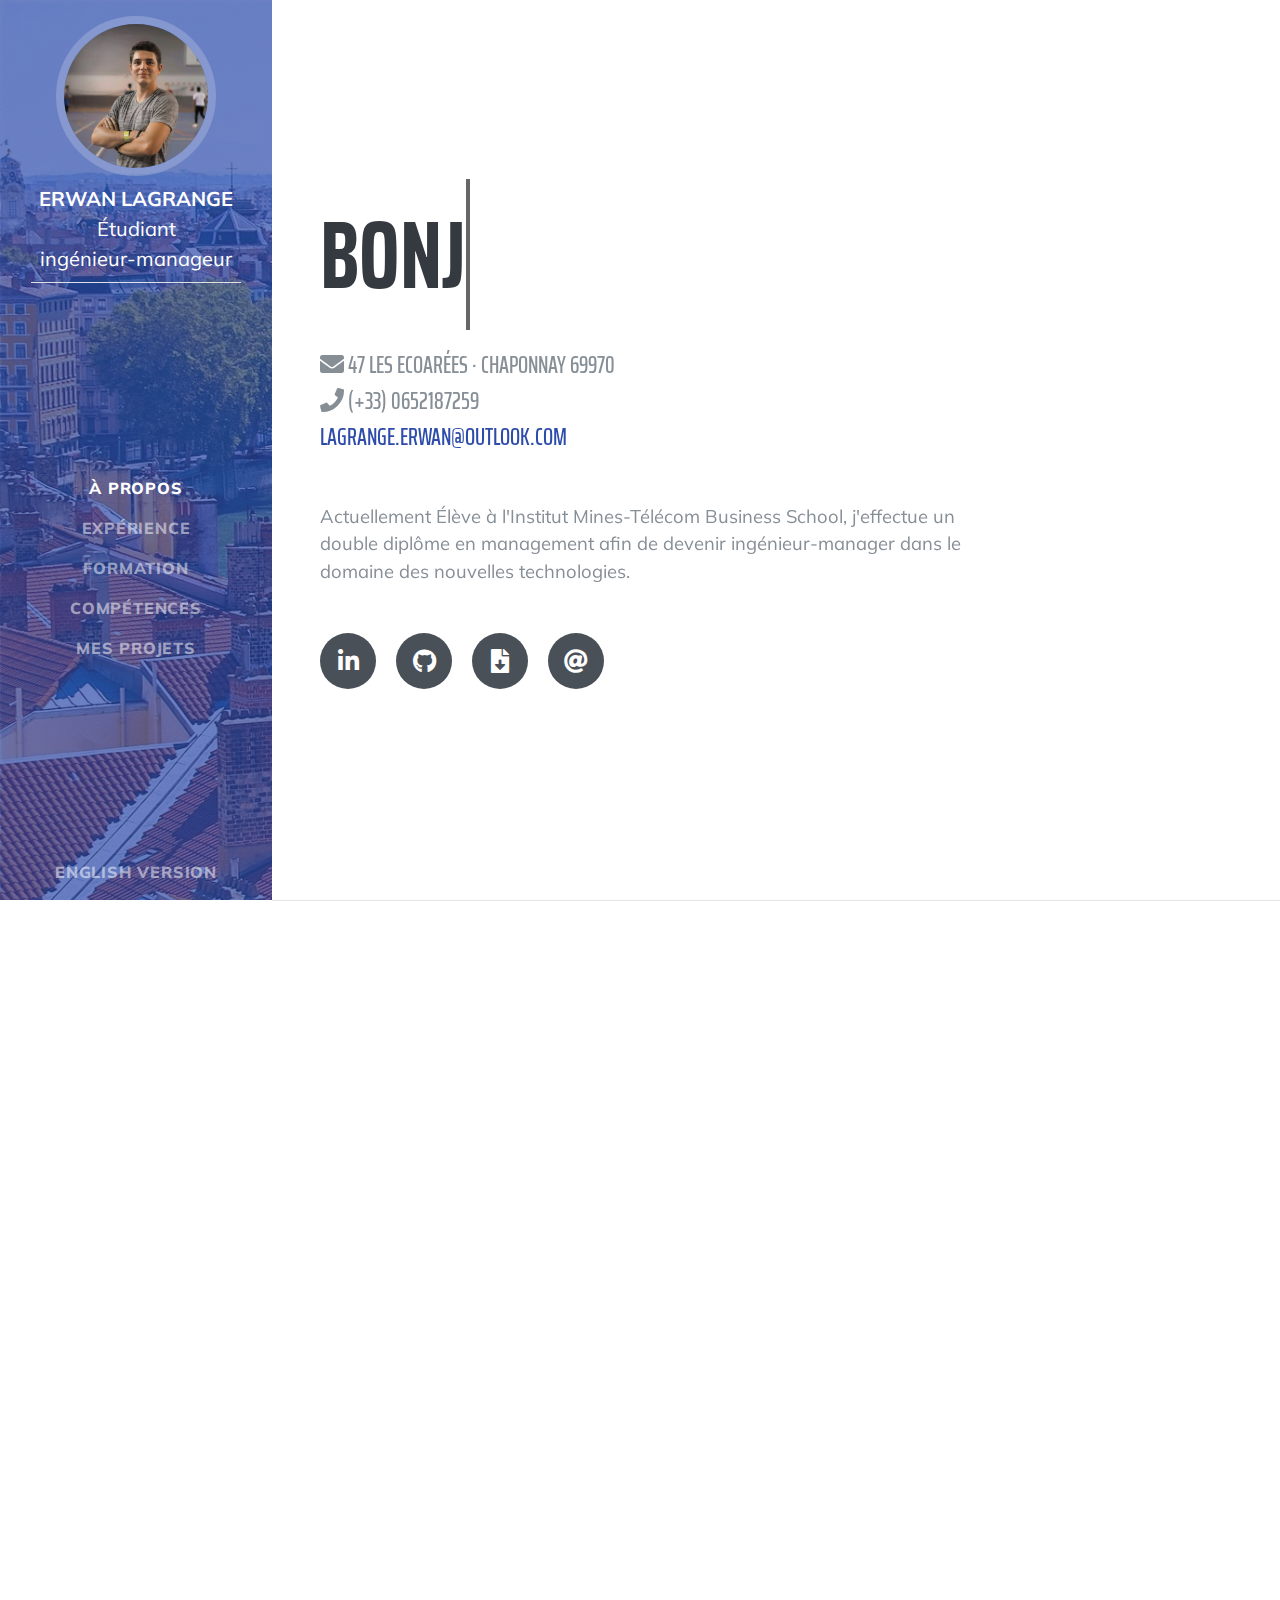
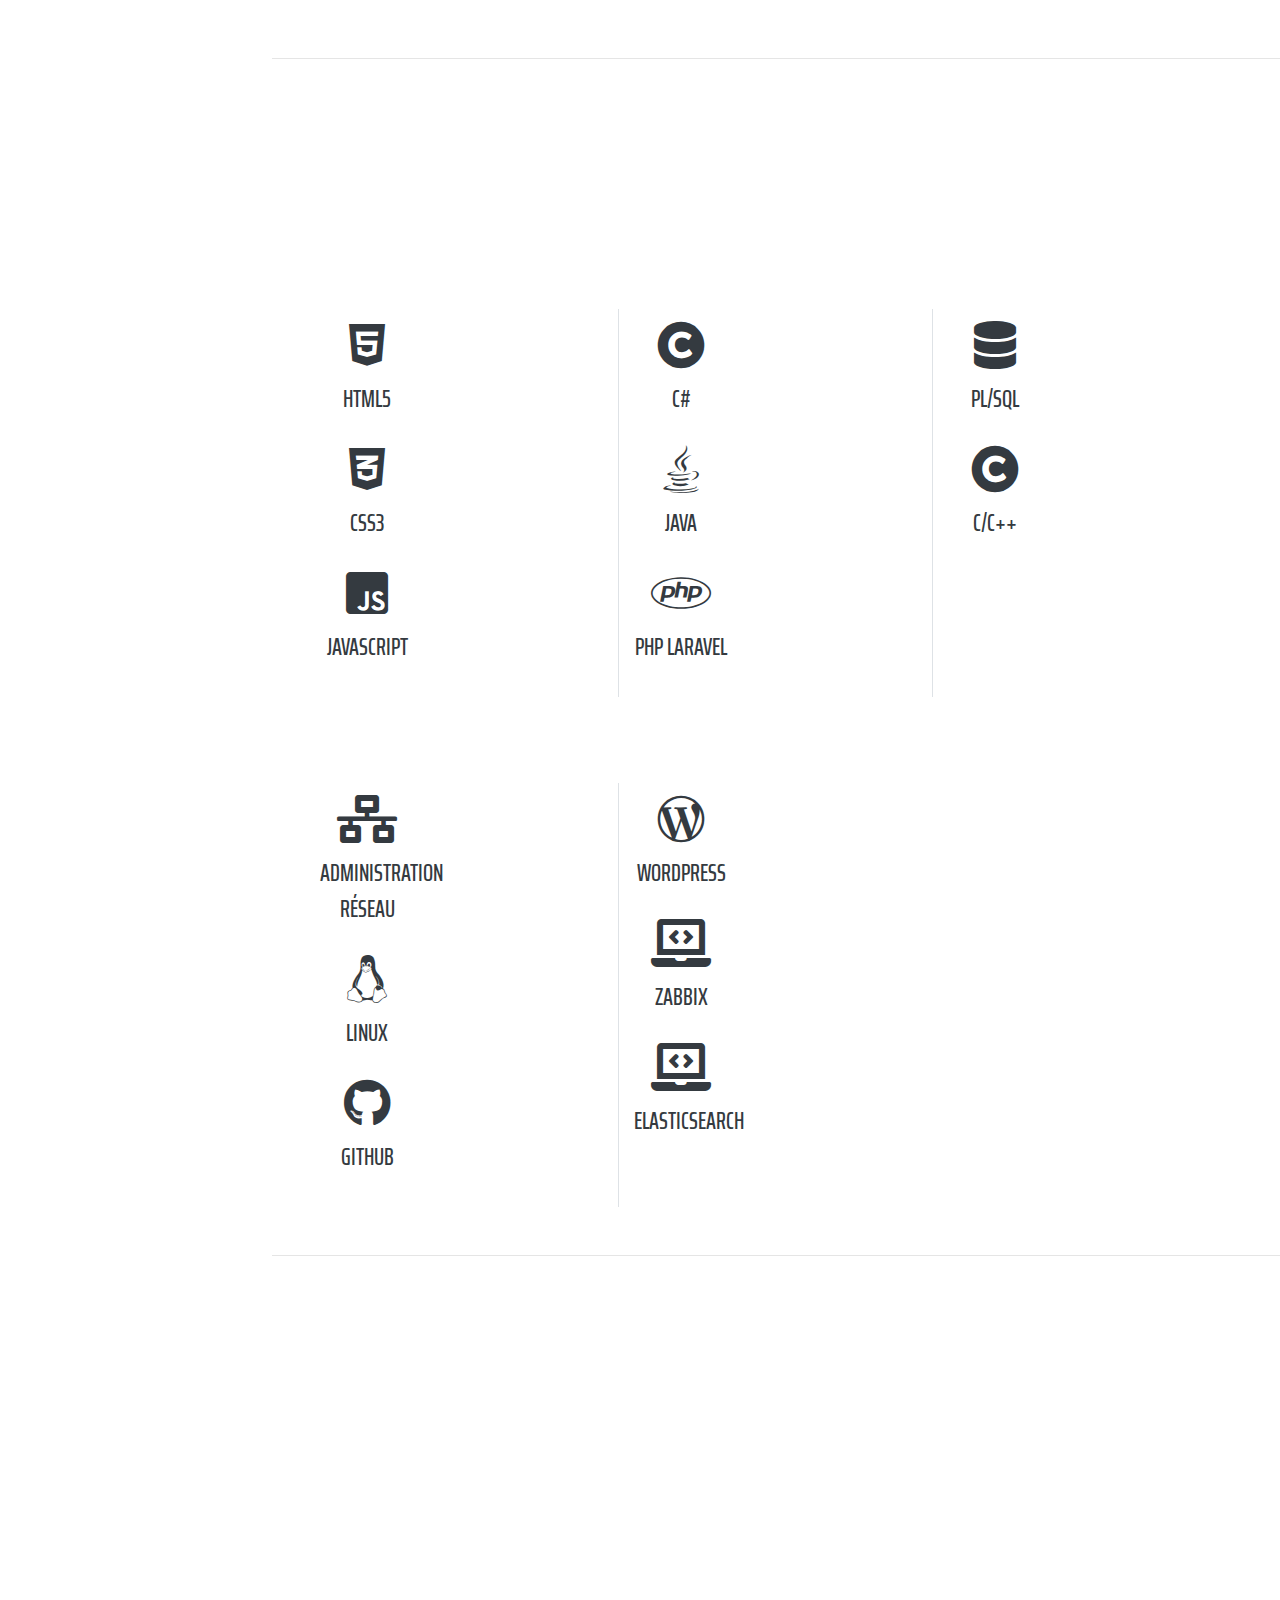
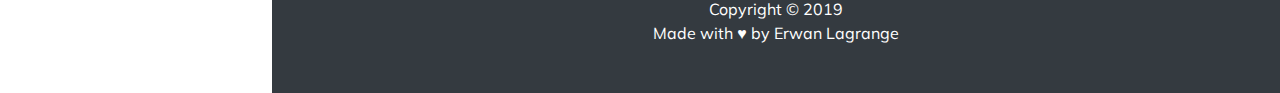
<file: index.html>
<!DOCTYPE html>
<html lang="fr" prefix="og: http://ogp.me/ns#">

<head>

  <meta charset="utf-8">
  <meta name="viewport" content="width=device-width, initial-scale=1, shrink-to-fit=no">
  <meta name="description" content="Bienvenue sur le portfolio de Erwan Lagrange, ici vous pourrez trouver mon CV ainsi que mes projets. Ce site est fait par Erwan Lagrange. ">
  <meta name="keywords" content="erwan lagrange, erwanlagrange, portfolio ">
  <meta name="author" content="Erwan Lagrange">

  <!-- miniature et description -->
  <meta property="og:title" content="Protfolio Erwan Lagrange" />
  <meta property="og:type" content="website" />
  <meta property="og:url" content="https://erwanlagrange.github.io" />
  <meta property="og:description" content="Pour en savoir plus sur mes projets et moi." />
  <meta property="og:image" content="https://erwanlagrange.github.io/img/miniature.png" />
  <meta property="og:image:width" content="933" />
  <meta property="og:image:height" content="512" />
  <meta property="og:locale" content="fr_FR" />

  <!-- Global site tag (gtag.js) - Google Analytics -->
  <script async src="https://www.googletagmanager.com/gtag/js?id=UA-120793986-2"></script>
  <script>
    window.dataLayer = window.dataLayer || [];
    function gtag(){dataLayer.push(arguments);}
    gtag('js', new Date());

    gtag('config', 'UA-120793986-2');
  </script>



  <title>CV - Erwan Lagrange</title>

  <!-- Bootstrap core CSS -->
  <link href="vendor/bootstrap/css/bootstrap.min.css" rel="stylesheet">

  <!-- Custom fonts for this template -->
  <link href="https://fonts.googleapis.com/css?family=Saira+Extra+Condensed:500,700" rel="stylesheet">
  <link href="https://fonts.googleapis.com/css?family=Muli:400,400i,800,800i" rel="stylesheet">
  <link href="vendor/fontawesome-free/css/all.min.css" rel="stylesheet">
  <link href="https://unpkg.com/aos@2.3.1/dist/aos.css" rel="stylesheet">

  <!-- Custom styles for this template -->
  <link href="css/resume.css" rel="stylesheet">

</head>

<body id="page-top">

  <nav class="navbar navbar-expand-lg navbar-dark bg-primary fixed-top nav-size" id="sideNav">
    <a class="navbar-brand js-scroll-trigger border-bottom" href="#page-top">
      <span class="d-none d-lg-block">
        <img class="img-fluid img-profile rounded-circle mx-auto mb-2" src="img/profile.jpg" alt="Erwan Lagrange">
        <p class="mb-lg-0"> <strong> ERWAN LAGRANGE </strong></p>
        <p class="mb-lg-0 "> Étudiant <br> ingénieur-manageur</p>
      </span>
      
    </a>
    <button class="navbar-toggler first-button" type="button" data-toggle="collapse" data-target="#navbarSupportedContent" aria-controls="navbarSupportedContent" aria-expanded="false" aria-label="Toggle navigation">
      <div class="animated-icon1"><span></span><span></span><span></span></div>
    </button>

    <div class="collapse navbar-collapse" id="navbarSupportedContent">
      <ul class="navbar-nav">
        <li class="nav-item">
          <a class="nav-link js-scroll-trigger" href="#about">à propos</a>
        </li>
        <li class="nav-item">
          <a class="nav-link js-scroll-trigger" href="#experience">Expérience</a>
        </li>
        <li class="nav-item">
          <a class="nav-link js-scroll-trigger" href="#education">Formation</a>
        </li>
        <li class="nav-item">
          <a class="nav-link js-scroll-trigger" href="#skills">Compétences</a>
        </li>
        <li class="nav-item">
          <a class="nav-link js-scroll-trigger" href="#interests">Mes Projets</a>
        </li>
      </ul>
    </div>
    <ul class="navbar-nav justify-content-end d-none d-lg-block d-xl-block">
      <li class="nav-item">
          <a class="nav-link js-scroll-trigger" href="./index_en.html">English Version</a>
      </li>
    </ul>
        
  </nav>

  <div class="container-fluid p-0">

    <section class="resume-section p-3 p-lg-5 d-flex align-items-center" id="about">
      <div class="w-100">

        <h1 class="mb-5">
          <span
            class="txt-rotate"
            data-period="1000"
            data-rotate='[ "Bonjour", "Je suis Erwan Lagrange", "Je suis étudiant ingénieur-manager" ]'>
          </span>
        </h1>

         <div class="subheading mb-5">
          <div data-aos="fade-up" data-aos-delay="1350"> <i class="fas fa-envelope"></i> 47 les ecoarées · CHAPONNAY 69970 </div>
          <div data-aos="fade-up" data-aos-delay="1400"><i class="fas fa-phone"></i> (+33) 0652187259 </div>
          <div data-aos="fade-up" data-aos-delay="1450"><a href="mailto:lagrange.erwan@outlook.com">lagrange.erwan@outlook.com</a></div>
        </div>
        <p class="lead mb-5" data-aos="fade-up" data-aos-delay="1350" > Actuellement Élève à l'Institut Mines-Télécom Business School, j'effectue un double diplôme en management afin de devenir ingénieur-manager dans le domaine des nouvelles technologies.</p>
        <div class="social-icons">
          <a href="https://www.linkedin.com/in/erwan-lagrange/" data-aos="fade-up" data-aos-delay="1550">
            <i class="fab fa-linkedin-in" ></i>
          </a>
          <a href="https://github.com/erwanlagrange" data-aos="fade-up" data-aos-delay="1650">
            <i class="fab fa-github" ></i>
          </a>
          <a href="/files/moncv.pdf" download data-aos="fade-up" data-aos-delay="1750">
            <i class="fas fa-file-download" ></i>
          </a>
          <a href="mailto:lagrange.erwan@outlook.com" data-aos="fade-up" data-aos-delay="1850">
            <i class="fas fa-at"></i>
          </a>
        </div> 
      </div>
    </section>

    <hr class="m-0">

    <section class="resume-section p-3 p-lg-5 d-flex justify-content-center " id="experience">

      <div class="w-100">
        <h2 class="mb-5" data-aos="fade-left">Expérience professionnelle</h2>

        
        <div class="resume-item d-flex flex-column flex-md-row justify-content-between mb-5">

          <div class="resume-date text-md-left col-md-2" data-aos="fade-left" data-aos-delay="100">
            <span class="text-primary">Juin 2019 - Août 2019</span><br>
            <img class="mx-auto img-ent" src="img/witron.png" alt="witron">
          </div>

          <div class="timeline col-md-1 pl-0  d-none d-sm-block" data-aos="zoom-in" data-aos-delay="50">
            <div class="point"></div>
          </div>

          <div class="resume-content col-md-7" data-aos="fade-left" data-aos-delay="100">
            <h3 class="mb-0 ">Développeur logiciels</h3>
            <div class="subheading mb-3">WITRON Group, Parkstein (Allemagne)</div>
   
            <ul>
              <li> Développement d'une application en PL/SQL </li>
              <li> Web service en ASP.NET et ODP.NET </li>
              <li> Conception d'une UI en WPF </li>
            </ul>
            <div>
               <a href="https://www.oracle.com/database/technologies/appdev/plsql.html" class="technologies" data-aos="fade-left" data-aos-delay="100"> PL/SQL </a>
               <a href="https://docs.microsoft.com/en-us/dotnet/csharp/" class="technologies" data-aos="fade-left" data-aos-delay="100"> C# </a>
               <a href="https://docs.microsoft.com/en-us/dotnet/framework/wpf/" class="technologies" data-aos="fade-left" data-aos-delay="100"> WPF </a>
            </div>
          </div>
          
        </div>
        <div class="resume-item d-flex flex-column flex-md-row justify-content-between mb-5" >

          <div class="resume-date text-md-left col-md-3" data-aos="fade-left" data-aos-delay="50">
            <span class="text-primary">Juin 2018 - Juillet 2018</span><br>
            <img class="mx-auto img-ent" src="img/esabora.png" alt="esabora">
          </div>

          <div class="timeline col-md-1 pl-0  d-none d-sm-block" data-aos="zoom-in">
            <div class="point"></div>
          </div>

          <div class="resume-content col-md-7" data-aos="fade-left" data-aos-delay="50">
            <h3 class="mb-0">Développeur informatique</h3>
            <div class="subheading mb-3">ESABORA SAS, Saint-Étienne (France)</div>
            <ul>
              <li> Amélioration fonctionnelle d’application et de Framework en C#  </li>
              <li> Développement d'interfaces utilisateurs en XAML </li>
              <li> Développement d'un web service et de programmes de test en C# </li>
            </ul>
            <div>
               <a href="https://docs.microsoft.com/en-us/dotnet/csharp/" class="technologies" data-aos="fade-left" data-aos-delay="50"> C# </a>
               <a href="https://docs.microsoft.com/en-us/dotnet/framework/wpf/advanced/xaml-overview-wpf" class="technologies" data-aos="fade-left" data-aos-delay="50"> XAML </a>
               <a href="https://www.oracle.com/database/" class="technologies" data-aos="fade-left" data-aos-delay="50"> Oracle DB </a>
            </div>
          </div>
          
        </div>

        <div class="resume-item d-flex flex-column flex-md-row justify-content-between mb-5">

          <div class="resume-date text-md-left col-md-3" data-aos="fade-left">
            <span class="text-primary">Janvier 2018 - Février 2018</span><br>
            <img class="mx-auto img-ent" src="img/asis.png" alt="asis">
          </div>

          <div class="timeline col-md-1 pl-0  d-none d-sm-block" data-aos="zoom-in">
            <div class="point"></div>
          </div>

          <div class="resume-content col-md-7" data-aos="fade-left">
            <h3 class="mb-0">Technicien réseau informatique</h3>
            <div class="subheading mb-3">A-SIS, Saint-Étienne (France)</div>
            <ul>
              <li> Mise en place de logiciels d’analyse de log Elasticsearch </li>
              <li> Gestion de machines Virtuelles linux </li>
              <li> Implémentation du principe de 'cluster' </li>
              <li> Configurations et déploiement des logiciels Elastic, Logstash et Kibana </li>
            </ul>
            <div>
               <a href="https://www.elastic.co/" class="technologies" data-aos="fade-left"> ElasticSearch </a>
               <a href="https://www.linux.org/" class="technologies" data-aos="fade-left"> Linux </a>
            </div>
          </div>
          
        </div>

        <div class="resume-item d-flex flex-column flex-md-row justify-content-between mb-5">
          <div class="resume-date text-md-left col-md-3" data-aos="fade-left">
            <span class="text-primary">Avril 2017 - Juin 2017</span><br>
            <img class="mx-auto img-ent" src="img/spie.png" alt="spie">
          </div>

          <div class="timeline col-md-1 pl-0  d-none d-sm-block" data-aos="zoom-in">
            <div class="point"></div>
          </div>

          <div class="resume-content col-md-7" data-aos="fade-left">
            <h3 class="mb-0">Technicien réseau informatique</h3>
            <div class="subheading mb-3">SPIE Sud-Est, Feyzin (France)</div>
            <ul>
              <li> Mise en place du logiciel de supervision Zabbix </li>
              <li> Gestion de machines Virtuelles linux </li>
              <li> Supervision matérielle de plus de 200 équipements de circulation routière </li>
              <li> Supervision matérielle de plusieurs armoires réseaux </li>
            </ul>
            <div>
               <a href="https://www.zabbix.com/" class="technologies" data-aos="fade-left"> Zabbix </a>
               <a href="https://www.linux.org/" class="technologies" data-aos="fade-left"> Linux </a>
            </div>
          </div>
        </div>

      </div>

    </section>

    <section class="resume-section p-3 p-lg-5 d-flex justify-content-center" id="experience" style="padding-top :0px ! important;">
      <div class="w-100">
        <h2 class="mb-5" data-aos="fade-left" >Expérience associative</h2>
        <div class="resume-item d-flex flex-column flex-md-row justify-content-between mb-5">
          <div class="resume-date text-md-left col-md-3" data-aos="fade-left" data-aos-delay="100">
            <span class="text-primary">Mai 2018 – Mai 2019</span><br>
            <img class="mx-auto img-asso" src="img/fatse.png" alt="FATSE">
          </div>

          <div class="timeline col-md-1 pl-0 d-none d-sm-block " data-aos="zoom-in" data-aos-delay="50">
            <div class="point"></div>
          </div>

          <div class="resume-content col-md-7" data-aos="fade-left" data-aos-delay="100">
            <h3 class="mb-0">Président</h3>
            <div class="subheading mb-3">FATSE, Fédération des Associations de Télécom Saint-Étienne</div>
            <p></p>
            <ul>
              <li> Management d'une équipe de 8 personnes </li>
              <li> Gestion et attribution des budgets des différentes associations de Télécom à hauteur de 50000€ </li>
              <li> Premier représentant étudiants au niveau de l'administration de l'école  </li>
              <li> Animation des Assemblées Générales et des Conseils d'Administrations pour plus de 300 adhérents </li>
            </ul>
            <div>
               <a href="#" class="technologies" data-aos="fade-left" data-aos-delay="100"> Management </a>
               <a href="#" class="technologies" data-aos="fade-left" data-aos-delay="100"> Esprit d'équipe </a>
               <a href="#" class="technologies" data-aos="fade-left" data-aos-delay="100"> Représentation étudiante </a>
            </div>
          </div>
        </div>
        <div class="resume-item d-flex flex-column flex-md-row justify-content-between mb-5">

          <div class="resume-date text-md-left col-md-3" data-aos="fade-left" data-aos-delay="50">
            <span class="text-primary">Mai 2018 – Mai 2019</span><br>
            <img class="mx-auto img-asso" src="img/bds.png" alt="bds">
          </div>

          <div class="timeline col-md-1 pl-0 d-none d-sm-block" data-aos="zoom-in">
            <div class="point"></div>
          </div>

          <div class="resume-content col-md-7" data-aos="fade-left" data-aos-delay="50">
            <h3 class="mb-0">Responsable partenariats</h3>
            <div class="subheading mb-3">BDS, Bureau Des Sports de Télécom Saint-Étienne</div>
            <p>Responsable partenariats au Bureau des Sports de Télécom Saint-Étienne</p>
          </div>
        </div>
      </div>
    </section>

    <hr class="m-0">

    <section class="resume-section p-3 p-lg-5 d-flex align-items-center" id="education">
      <div class="w-100">
        <h2 class="mb-5" data-aos="fade-left">Formation</h2>
        
        <div class="resume-item d-flex flex-column flex-md-row justify-content-between mb-5">
          <div class="resume-date text-md-left col-md-3"  data-aos="fade-left" data-aos-delay="100">
            <span class="text-primary">2019 – 2021</span><br>
            <img class="mx-auto img-ent" src="img/imtbs.png" alt="imtbs">
          </div>

          <div class="timeline col-md-1 pl-0  d-none d-sm-block" data-aos="zoom-in" data-aos-delay="50">
            <div class="point"></div>
          </div>

          <div class="resume-content col-md-7"  data-aos="fade-left" data-aos-delay="100">
            <h3 class="mb-0">Institut Mines-Télécom Business School</h3>
            <div class="subheading mb-3">Master en commerce et management</div>
            <div>Double diplôme Ingénieur/Manager. Tous mes cours ont été effectués en anglais dans la section "English track".</div>
          </div>
        </div>

        <div class="resume-item d-flex flex-column flex-md-row justify-content-between mb-5">
          <div class="resume-date text-md-left col-md-3"  data-aos="fade-left" data-aos-delay="100">
            <span class="text-primary">2017 – 2021</span><br>
            <img class="mx-auto img-ent" src="img/tse.png" alt="tse">
          </div>

          <div class="timeline col-md-1 pl-0  d-none d-sm-block" data-aos="zoom-in" data-aos-delay="50">
            <div class="point"></div>
          </div>

          <div class="resume-content col-md-7"  data-aos="fade-left" data-aos-delay="100">
            <h3 class="mb-0">Télécom Saint-Etienne</h3>
            <div class="subheading mb-3">Diplôme d'ingénieur</div>
            <div>Trois ans de cycle ingénieur avec spécialisation dans les domaines du développement informatique et des réseaux.</div>
          </div>
        </div>

        <div class="resume-item d-flex flex-column flex-md-row justify-content-between mb-5">
          <div class="resume-date text-md-left col-md-3"  data-aos="fade-left" data-aos-delay="100">
            <span class="text-primary">2020 – 2020</span><br>
            <img class="mx-auto img-ent" src="img/vt.jpg" alt="tse">
          </div>

          <div class="timeline col-md-1 pl-0  d-none d-sm-block" data-aos="zoom-in" data-aos-delay="50">
            <div class="point"></div>
          </div>

          <div class="resume-content col-md-7"  data-aos="fade-left" data-aos-delay="100">
            <h3 class="mb-0">Virginia Tech - Pamplin College of Business</h3>
            <div class="subheading mb-3">Master management </div>
            <div>Semestre à l'international dans le cadre de mon double diplôme ingénieur-manager.</div>
          </div>
        </div>

        <div class="resume-item d-flex flex-column flex-md-row justify-content-between mb-5">
          <div class="resume-date text-md-left col-md-3"  data-aos="fade-left">
            <span class="text-primary">2019 - 2019</span><br>
            <img class="mx-auto img-ent" src="img/univ.jpg" alt="Université">
          </div>

          <div class="timeline col-md-1 pl-0  d-none d-sm-block" data-aos="zoom-in">
            <div class="point"></div>
          </div>

          <div class="resume-content col-md-7"  data-aos="fade-left">
            <h3 class="mb-0">Université Jean Monnet Saint-Etienne</h3>
            <div class="subheading mb-3">Diplome Universitaire Innov’IT</div>
            <p>Réalisation d'un Business plan autour du sujet : "Les Selfies chez les professionnels"</p> </br>
            <p>En tant que Chef de projet j'ai participé à la conception de :</p>
            <ul>
              <li> Veille concurrentielle et technologique </li>
              <li> Matrice SWOT </li>
              <li> Value proposition canvas / business model canvas </li>
              <li> Analyse de PORTER </li>
            </ul>
          </div>
        </div>

        <div class="resume-item d-flex flex-column flex-md-row justify-content-between mb-5">
          <div class="resume-date text-md-left col-md-3" data-aos="fade-left">
            <span class="text-primary">2015 - 2017</span><br>
            <img class="mx-auto img-asso" src="img/iut.png" alt="iut">
          </div>

          <div class="timeline col-md-1 pl-0  d-none d-sm-block" data-aos="zoom-in">
            <div class="point"></div>
          </div>

          <div class="resume-content col-md-7" data-aos="fade-left">
            <h3 class="mb-0">IUT de Saint Etienne</h3>
            <div class="subheading mb-3">DUT GEII</div>
            <p>DUT Génie Électrique et Informatique Industriel effectué en simultané avec la classe préparatoire de Télécom Saint-Étienne.</p>
          </div>
        </div>
        <div class="resume-item d-flex flex-column flex-md-row justify-content-between mb-5"> 
          <div class="resume-date text-md-left col-md-3" data-aos="fade-left">
            <span class="text-primary">2015 – 2017</span><br>
            <img class="mx-auto img-ent" src="img/tse.png" alt="tse">
          </div>
          <div class="timeline col-md-1 pl-0  d-none d-sm-block" data-aos="zoom-in">
            <div class="point"></div>
          </div>
          <div class="resume-content col-md-7" data-aos="fade-left">
            <h3 class="mb-0">Télécom Saint-Etienne</h3>
            <div class="subheading mb-3">DU CITISE</div>
            <p>Deux ans de classe préparatoire intégrée à l'école Télécom Saint-Etienne.</p>
          </div>
        </div>

      </div>
    </section>

    <hr class="m-0">


    <section class="resume-section p-3 p-lg-5 d-flex align-items-center" id="skills">
      <div class="w-100">
        <h2 class="mb-5" data-aos="zoom-in">Compétences</h2>

        <div class="resume-item d-flex flex-column flex-md-row justify-content-between mb-5">
          <div class="resume-content">
            <h3 class="mb-0" data-aos="zoom-in" >Langages de programmations</h3>
          </div>
        </div>

        <div class="row competences">
          <div class="col-lg-4 border-right">
            <ul class="list-inline dev-icons">
              <li class="list-inline-item text-center row  mr-0" >
                <div class="list-inline-item col-md-5">
                  <i class="fab fa-html5"> </i>
                  <p class="subheading" >HTML5</p>
                </div>
                <div class="list-inline-item competencesqualite col-md-5 mt-4">
                  <i class="fas fa-circle" data-aos="zoom-in" data-aos-delay="50"></i>
                  <i class="fas fa-circle" data-aos="zoom-in" data-aos-delay="100" ></i>
                  <i class="fas fa-circle" data-aos="zoom-in" data-aos-delay="150"></i>
                  <i class="fas fa-circle" data-aos="zoom-in" data-aos-delay="200"></i>
                  <i class="fas fa-circle" data-aos="zoom-in" data-aos-delay="300"></i>
                </div>
              </li>

              <li class="list-inline-item text-center row  mr-0" >
                <div class="list-inline-item col-md-5">
                  <i class="fab fa-css3-alt"> </i>
                  <p class="subheading">CSS3</p>
                </div>
                <div class="competencesqualite list-inline-item col-md-5 mt-4">
                  <i class="fas fa-circle" data-aos="zoom-in" data-aos-delay="50"></i>
                  <i class="fas fa-circle" data-aos="zoom-in" data-aos-delay="100" ></i>
                  <i class="fas fa-circle" data-aos="zoom-in" data-aos-delay="150"></i>
                  <i class="fas fa-circle" data-aos="zoom-in" data-aos-delay="200"></i>
                  <i class="far fa-circle" data-aos="zoom-in" data-aos-delay="300"></i>
                </div>
              </li>

              <li class="list-inline-item text-center row  mr-0" >
                <div class="list-inline-item col-md-5">
                  <i class="fab fa-js-square"> </i>
                  <p class="subheading">JavaScript </p>
                </div>
                <div class="competencesqualite list-inline-item col-md-5 mt-4">
                  <i class="fas fa-circle" data-aos="zoom-in" data-aos-delay="50"></i>
                  <i class="fas fa-circle" data-aos="zoom-in" data-aos-delay="100" ></i>
                  <i class="fas fa-circle" data-aos="zoom-in" data-aos-delay="150"></i>
                  <i class="far fa-circle" data-aos="zoom-in" data-aos-delay="200"></i>
                  <i class="far fa-circle" data-aos="zoom-in" data-aos-delay="300"></i>
                </div>
              </li>
            </ul>
          </div>

          <div class="col-lg-4 border-right">
            <ul class="list-inline dev-icons">
              <li class="list-inline-item text-center row  mr-0" >
                <div class="list-inline-item col-md-5">
                  <i class="fas fa-copyright"> </i>
                  <p class="subheading" >C#</p>
                </div>
                <div class="competencesqualite list-inline-item col-md-5 mt-4">
                  <i class="fas fa-circle" data-aos="zoom-in" data-aos-delay="50"></i>
                  <i class="fas fa-circle" data-aos="zoom-in" data-aos-delay="100" ></i>
                  <i class="fas fa-circle" data-aos="zoom-in" data-aos-delay="150"></i>
                  <i class="fas fa-circle" data-aos="zoom-in" data-aos-delay="200"></i>
                  <i class="far fa-circle" data-aos="zoom-in" data-aos-delay="300"></i>
                </div>
              </li>

              <li class="list-inline-item text-center row  mr-0" >
                <div class="list-inline-item col-md-5">
                  <i class="fab fa-java"> </i>
                  <p class="subheading">Java</p>
                </div>
                <div class="competencesqualite list-inline-item col-md-5 mt-4">
                  <i class="fas fa-circle" data-aos="zoom-in" data-aos-delay="50"></i>
                  <i class="fas fa-circle" data-aos="zoom-in" data-aos-delay="100" ></i>
                  <i class="fas fa-circle" data-aos="zoom-in" data-aos-delay="150"></i>
                  <i class="fas fa-circle" data-aos="zoom-in" data-aos-delay="200"></i>
                  <i class="far fa-circle" data-aos="zoom-in" data-aos-delay="300"></i>
                </div>
              </li>

              <li class="list-inline-item text-center row mr-0" >
                <div class="list-inline-item col-md-5">
                  <i class="fab fa-php"> </i>
                  <p class="subheading">PHP Laravel </p>
                </div>
                <div class="competencesqualite list-inline-item col-md-5 mt-4">
                  <i class="fas fa-circle" data-aos="zoom-in" data-aos-delay="50"></i>
                  <i class="fas fa-circle" data-aos="zoom-in" data-aos-delay="100" ></i>
                  <i class="fas fa-circle" data-aos="zoom-in" data-aos-delay="150"></i>
                  <i class="far fa-circle" data-aos="zoom-in" data-aos-delay="200"></i>
                  <i class="far fa-circle" data-aos="zoom-in" data-aos-delay="300"></i>
                </div>
              </li>
            </ul>
          </div>

          <div class="col-lg-4">
            <ul class="list-inline dev-icons">
              <li class="list-inline-item text-center row mr-0" >
                <div class="list-inline-item col-md-5">
                  <i class="fas fa-database"> </i>
                  <p class="subheading" >PL/SQL</p>
                </div>
                <div class="competencesqualite list-inline-item col-md-5 mt-4">
                  <i class="fas fa-circle" data-aos="zoom-in" data-aos-delay="50"></i>
                  <i class="fas fa-circle" data-aos="zoom-in" data-aos-delay="100" ></i>
                  <i class="fas fa-circle" data-aos="zoom-in" data-aos-delay="150"></i>
                  <i class="fas fa-circle" data-aos="zoom-in" data-aos-delay="200"></i>
                  <i class="far fa-circle" data-aos="zoom-in" data-aos-delay="300"></i>
                </div>
              </li>

              <li class="list-inline-item text-center row mr-0" >
                <div class="list-inline-item col-md-5">
                  <i class="fas fa-copyright"> </i>
                  <p class="subheading">C/C++</p>
                </div>
                <div class="competencesqualite list-inline-item col-md-5 mt-4">
                  <i class="fas fa-circle" data-aos="zoom-in" data-aos-delay="50"></i>
                  <i class="fas fa-circle" data-aos="zoom-in" data-aos-delay="100" ></i>
                  <i class="fas fa-circle" data-aos="zoom-in" data-aos-delay="150"></i>
                  <i class="fas fa-circle" data-aos="zoom-in" data-aos-delay="200"></i>
                  <i class="far fa-circle" data-aos="zoom-in" data-aos-delay="300"></i>
                </div>
              </li>
            </ul>
          </div>
        </div>


        <div class="resume-item d-flex flex-column flex-md-row justify-content-between mb-5">
          <div class="resume-content">
            <h3 class="mb-0" data-aos="zoom-in" >Compétences informatiques</h3>
          </div>
        </div>

        <div class="row competences">
          <div class="col-lg-4 border-right">
            <ul class="list-inline dev-icons">
              <li class="list-inline-item text-center row mr-0" >
                <div class="list-inline-item col-md-5">
                  <i class="fas fa-network-wired"> </i>
                  <p class="subheading" >Administration réseau</p>
                </div>
                <div class="competencesqualite list-inline-item col-md-5 mt-4">
                  <i class="fas fa-circle" data-aos="zoom-in" data-aos-delay="50"></i>
                  <i class="fas fa-circle" data-aos="zoom-in" data-aos-delay="100" ></i>
                  <i class="fas fa-circle" data-aos="zoom-in" data-aos-delay="150"></i>
                  <i class="fas fa-circle" data-aos="zoom-in" data-aos-delay="200"></i>
                  <i class="far fa-circle" data-aos="zoom-in" data-aos-delay="300"></i>
                </div>
              </li>

              <li class="list-inline-item text-center row mr-0" >
                <div class="list-inline-item col-md-5">
                  <i class="fab fa-linux"> </i>
                  <p class="subheading">Linux</p>
                </div>
                <div class="competencesqualite list-inline-item col-md-5 mt-4">
                  <i class="fas fa-circle" data-aos="zoom-in" data-aos-delay="50"></i>
                  <i class="fas fa-circle" data-aos="zoom-in" data-aos-delay="100" ></i>
                  <i class="fas fa-circle" data-aos="zoom-in" data-aos-delay="150"></i>
                  <i class="far fa-circle" data-aos="zoom-in" data-aos-delay="200"></i>
                  <i class="far fa-circle" data-aos="zoom-in" data-aos-delay="300"></i>
                </div>
              </li>

              <li class="list-inline-item text-center row mr-0" >
                <div class="list-inline-item col-md-5">
                  <i class="fab fa-github"> </i>
                  <p class="subheading">GitHub </p>
                </div>
                <div class="competencesqualite list-inline-item col-md-5 mt-4">
                  <i class="fas fa-circle" data-aos="zoom-in" data-aos-delay="50"></i>
                  <i class="fas fa-circle" data-aos="zoom-in" data-aos-delay="100" ></i>
                  <i class="fas fa-circle" data-aos="zoom-in" data-aos-delay="150"></i>
                  <i class="fas fa-circle" data-aos="zoom-in" data-aos-delay="200"></i>
                  <i class="far fa-circle" data-aos="zoom-in" data-aos-delay="300"></i>
                </div>
              </li>
            </ul>
          </div>

          <div class="col-lg-4">
            <ul class="list-inline dev-icons">
              <li class="list-inline-item text-center row mr-0" >
                <div class="list-inline-item col-md-5">
                  <i class="fab fa-wordpress-simple"> </i>
                  <p class="subheading" >WordPress</p>
                </div>
                <div class="competencesqualite list-inline-item col-md-5 mt-4">
                  <i class="fas fa-circle" data-aos="zoom-in" data-aos-delay="50"></i>
                  <i class="fas fa-circle" data-aos="zoom-in" data-aos-delay="100" ></i>
                  <i class="fas fa-circle" data-aos="zoom-in" data-aos-delay="150"></i>
                  <i class="far fa-circle" data-aos="zoom-in" data-aos-delay="200"></i>
                  <i class="far fa-circle" data-aos="zoom-in" data-aos-delay="300"></i>
                </div>
              </li>

              <li class="list-inline-item text-center row mr-0" >
                <div class="list-inline-item col-md-5">
                  <i class="fas fa-laptop-code"> </i>
                  <p class="subheading">Zabbix</p>
                </div>
                <div class="competencesqualite list-inline-item col-md-5 mt-4">
                  <i class="fas fa-circle" data-aos="zoom-in" data-aos-delay="50"></i>
                  <i class="fas fa-circle" data-aos="zoom-in" data-aos-delay="100" ></i>
                  <i class="fas fa-circle" data-aos="zoom-in" data-aos-delay="150"></i>
                  <i class="far fa-circle" data-aos="zoom-in" data-aos-delay="200"></i>
                  <i class="far fa-circle" data-aos="zoom-in" data-aos-delay="300"></i>
                </div>
              </li>

              <li class="list-inline-item text-center row mr-0" >
                <div class="list-inline-item col-md-5">
                  <i class="fas fa-laptop-code"> </i>
                  <p class="subheading">ElasticSearch</p>
                </div>
                <div class="competencesqualite list-inline-item col-md-5 mt-4">
                  <i class="fas fa-circle" data-aos="zoom-in" data-aos-delay="50"></i>
                  <i class="fas fa-circle" data-aos="zoom-in" data-aos-delay="100" ></i>
                  <i class="fas fa-circle" data-aos="zoom-in" data-aos-delay="150"></i>
                  <i class="fas fa-circle" data-aos="zoom-in" data-aos-delay="200"></i>
                  <i class="far fa-circle" data-aos="zoom-in" data-aos-delay="300"></i>
                </div>
              </li>
            </ul>
          </div>
        </div>

      </div>
    </section>

    <hr class="m-0">

    <section class="resume-section p-3 p-lg-5 d-flex align-items-center projets" id="interests">
      <div class="w-100">
        <h2 class="mb-5" data-aos="zoom-in">Mes projets</h2>



        
          <div class="row pb-4" >
            <!-- Projet escape game -->
            <div class="col-lg-4" data-aos="zoom-in">
              <div class="card mb-5 mb-lg-0">
                <div class="card-body">
                  <h3 class="card-title text-uppercase text-center">Projet escape game</h3>
                  <p>Mon école organise un escape game pour l'intégration des étudiants en premières année. Mon équipe et moi (4 personnes) étions en charge de toute la partie digitale de cet escape game.
                  Mon travail a consisté à améliorer, debugger et refaire la charte graphique des énigmes puis de les déployer sur un serveur configuré au préalable.</p>
                  <hr>
                  <p>Connaissances acquises :</p>
                  <ul class="fa-ul">
                    <li><span class="fa-li"><i class="fas fa-check"></i></span>Framework Laravel (PHP)</li>
                    <li><span class="fa-li"><i class="fas fa-check"></i></span>Gestion de projet</li>
                    <li><span class="fa-li"><i class="fas fa-check"></i></span>Configuration VPS</li>
                    <li><span class="fa-li"><i class="fas fa-check"></i></span>Migration de projet sur VPS</li>
                    <li><span class="fa-li"><i class="fas fa-check"></i></span>Rédaction de documentation</li>
                  </ul>
                  <a href="https://github.com/erwanlagrange/escapegame-tse" class="btn btn-block text-uppercase d-none d-lg-block">Voir le projet</a>
                  <a href="https://github.com/erwanlagrange/escapegame-tse" class="btn-mob btn-block text-uppercase d-block d-sm-none">Voir le projet</a>
                </div>
              </div>
            </div>
            

            <!-- Projet Tetris 3D -->
            <div class="col-lg-4" data-aos="zoom-in">
              <div class="card mb-5 mb-lg-0">
                <div class="card-body">
                  <h3 class="card-title text-uppercase text-center">Projet Tetris 3D</h3>
                  <p>L'objectif de ce projet est de créer un Tetris en 3D controllable par reconnaissance de mouvement. Notre équipe de 2 a utilisé Qt et openGL pour modéliser le Tetris 3D et nous avons 
                  utilisé OpenCV pour détecter les mains du joueur. La position et le sens des pièces du Tetris changeront en fonction de la position des mains de l'utilisateur. </p>
                  <hr>
                  <p>Connaissances acquises :</p>
                  <ul class="fa-ul">
                    <li><span class="fa-li"><i class="fas fa-check"></i></span>Programmation C++ avec Qt</li>
                    <li><span class="fa-li"><i class="fas fa-check"></i></span>Utilisation de la librairie OpenGL</li>
                    <li><span class="fa-li"><i class="fas fa-check"></i></span>Détection de mouvement avec OpenCV</li>
                    <li><span class="fa-li"><i class="fas fa-check"></i></span>Conception logiciel</li>
                  </ul>
                  <a href="https://github.com/erwanlagrange/Tetris3D" class="btn btn-block text-uppercase d-none d-lg-block">Voir le projet</a>
                  <a href="https://github.com/erwanlagrange/Tetris3D" class="btn-mob btn-block text-uppercase d-block d-sm-none">Voir le projet</a>
                </div>
              </div>
            </div>

            <!-- Projet Nuage de mot -->
            <div class="col-lg-4" data-aos="zoom-in">
              <div class="card mb-5 mb-lg-0">
                <div class="card-body">
                  <h3 class="card-title text-uppercase text-center">Projet Nuage de mot</h3>
                  <p>Ce projet sert à créer des nuages de mots à partir de documents textes. 
                  Plus un mot sera présent dans le document, plus la taille et la place de celui-ci aura de l'importance dans le nuage de mots. </p>
                  <hr>
                  <p>Connaissances acquises :</p>
                  <ul class="fa-ul">
                    <li><span class="fa-li"><i class="fas fa-check"></i></span>Programmation C++</li>
                    <li><span class="fa-li"><i class="fas fa-check"></i></span>Gestion de projet</li>
                    <li><span class="fa-li"><i class="fas fa-check"></i></span>Conception logiciel</li>
                    <li><span class="fa-li"><i class="fas fa-check"></i></span>Utilisation de la librairie CImg </li>
                  </ul>
                  <a href="https://github.com/erwanlagrange/nuage_de_mots" class="btn btn-block text-uppercase d-none d-lg-block">Voir le projet</a>
                  <a href="https://github.com/erwanlagrange/nuage_de_mots" class="btn-mob btn-block text-uppercase d-block d-sm-none">Voir le projet</a>
                </div>
              </div>
            </div>
        </div>


        <div class="row" >
            <!-- Projet MusicBrainz -->
            <div class="col-lg-4" data-aos="zoom-in">
              <div class="card mb-5 mb-lg-0">
                <div class="card-body">
                  <h3 class="card-title text-uppercase text-center">Projet MusicBrainz</h3>
                  <p>Voici le projet qui m'a demandé le plus de temps. Ce projet n'est ni plus ni moins qu'une copie d'un logiciel musical qui va récupérer ces information dans la base de données MusicBrainz. Ce projet a été réalisé par groupe de 4, l'objectif de cette application est de recommander à l'utilisateur des musiques en fonctions de ces écoutes. 
                  L'algorithme de recommandation est l'un des plus complexe que j'ai fait et j'en suis fier.  </p>
                  <hr>
                  <p>Connaissances acquises :</p>
                  <ul class="fa-ul">
                    <li><span class="fa-li"><i class="fas fa-check"></i></span>Gestion de projet et d'équipe</li>
                    <li><span class="fa-li"><i class="fas fa-check"></i></span>Travail avec la méthode agile</li>
                    <li><span class="fa-li"><i class="fas fa-check"></i></span>Programmation java</li>
                    <li><span class="fa-li"><i class="fas fa-check"></i></span>Communication avec API distante</li>
                    <li><span class="fa-li"><i class="fas fa-check"></i></span>Gestion base de donnée</li>
                    <li><span class="fa-li"><i class="fas fa-check"></i></span>Algorithmie</li>
                  </ul>
                  <a href="" class="btn btn-block text-uppercase d-none d-lg-block">Voir le projet</a>
                  <a href="" class="btn-mob btn-block text-uppercase d-block d-sm-none">Voir le projet</a>
                </div>
              </div>
            </div>
            

            <!-- Projet innov'IT -->
            <div class="col-lg-4" data-aos="zoom-in">
              <div class="card mb-5 mb-lg-0">
                <div class="card-body">
                  <h3 class="card-title text-uppercase text-center">Projet innov'IT</h3>
                  <p>Réalisation d'un Business plan autour du sujet : "Les Selfies chez les professionnels"</p>
                  <hr>
                  <p>Connaissances acquises :</p>
                  <ul class="fa-ul">
                    <li><span class="fa-li"><i class="fas fa-check"></i></span>Connaissances Marketing</li>
                    <li><span class="fa-li"><i class="fas fa-check"></i></span>utilisation d'outils de veille</li>
                    <li><span class="fa-li"><i class="fas fa-check"></i></span>Gestion du projet en tant que chef de projet</li>
                    <li><span class="fa-li"><i class="fas fa-check"></i></span>Rédaction d'un business plan</li>
                  </ul>
                  <a href="./files/Business_plan_Uski.pdf" class="btn btn-block text-uppercase d-none d-lg-block">Voir le Business Plan</a>
                  <a href="./files/Business_plan_Uski.pdf" class="btn-mob btn-block text-uppercase d-block d-sm-none">Voir le Business Plan</a>
                </div>
              </div>
            </div>

            <!-- Projet Adopt a Pop-->
            <div class="col-lg-4" data-aos="zoom-in">
              <div class="card mb-5 mb-lg-0">
                <div class="card-body">
                  <h3 class="card-title text-uppercase text-center">Projet Adopt a Pop</h3>
                  <p> Depuis début 2019 je tiens un compte instagram qui me demande beaucoup de temps. Celui-ci améliore ma créativité et ma connaissance du monde de la photo.
                  J'ai développé un site de vente en rapport avec ce compte.</p>
                  <hr>
                  <p>Connaissances acquises :</p>
                  <ul class="fa-ul">
                    <li><span class="fa-li"><i class="fas fa-check"></i></span>Programmation web (Html, CSS, JS)</li>
                    <li><span class="fa-li"><i class="fas fa-check"></i></span>utilisation de Boostrap et Jquery</li>
                    <li><span class="fa-li"><i class="fas fa-check"></i></span>Conception du design du site</li>
                    <li><span class="fa-li"><i class="fas fa-check"></i></span>Connaissance photographique</li>
                  </ul>
                  <a href="https://buyapop.github.io/" class="btn btn-block text-uppercase d-none d-lg-block">Voir le site</a>
                  <a href="https://buyapop.github.io/" class="btn-mob btn-block text-uppercase d-block d-sm-none">Voir le site</a>
                </div>
              </div>
            </div>
        </div>

      </div>
    </section>



    <!-- Footer -->
    <footer class="resume-section page-footer py-3 bg-dark p-lg-5 d-flex align-items-center" >
      <div class="container">
        <p class="m-0 text-center text-white">Copyright &copy;   2019</p>
        <p class="m-0 text-center text-white">Made with &hearts;  by Erwan Lagrange</p>
      </div>
    </footer>



  <!-- Bootstrap core JavaScript -->
  <script src="vendor/jquery/jquery.min.js"></script>
  <script src="vendor/bootstrap/js/bootstrap.bundle.min.js"></script>

  <!-- Plugin JavaScript -->
  <script src="vendor/jquery-easing/jquery.easing.min.js"></script>

  <!-- Custom scripts for this template -->
  <script src="js/resume.js"></script>
  <script src="js/jScrollability.js"></script>

  <script src="https://unpkg.com/aos@2.3.1/dist/aos.js"></script>
    <script type="text/javascript">
      AOS.init();
    </script>
</body>

</html>
</file>
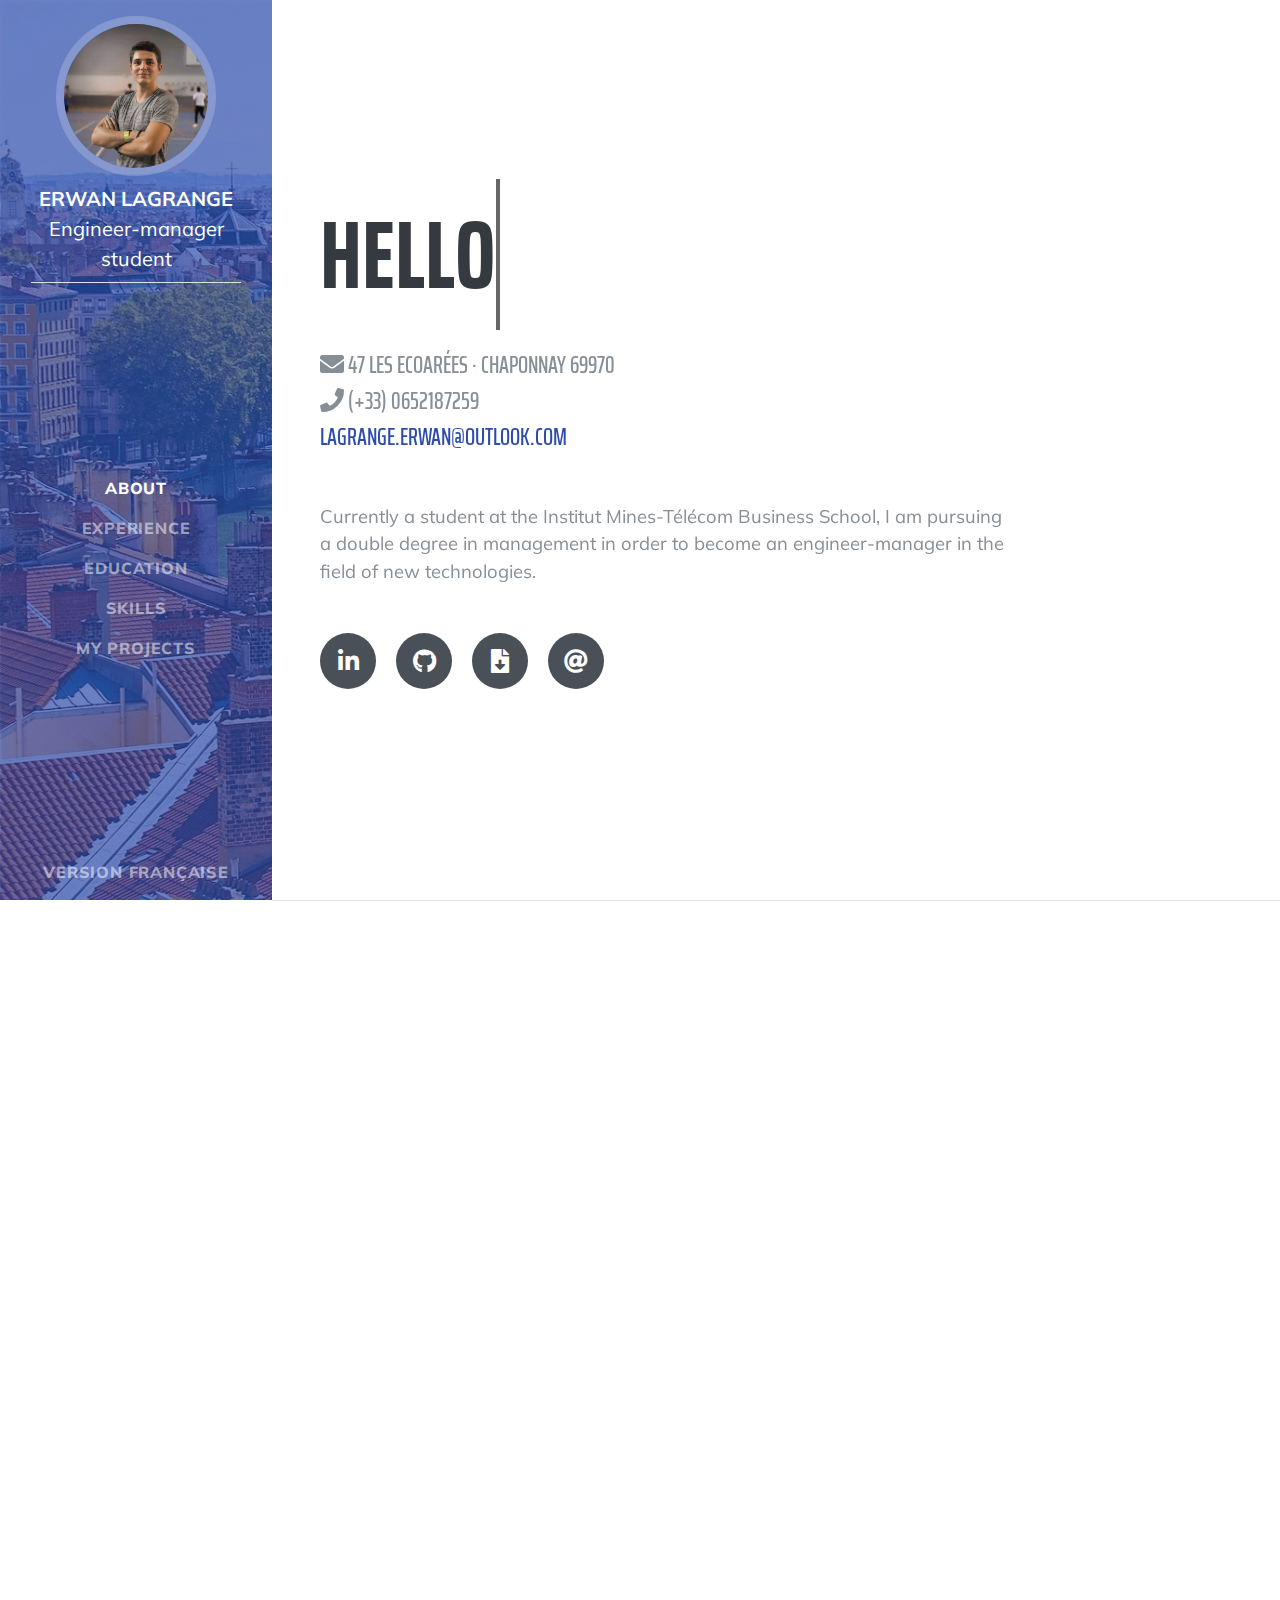
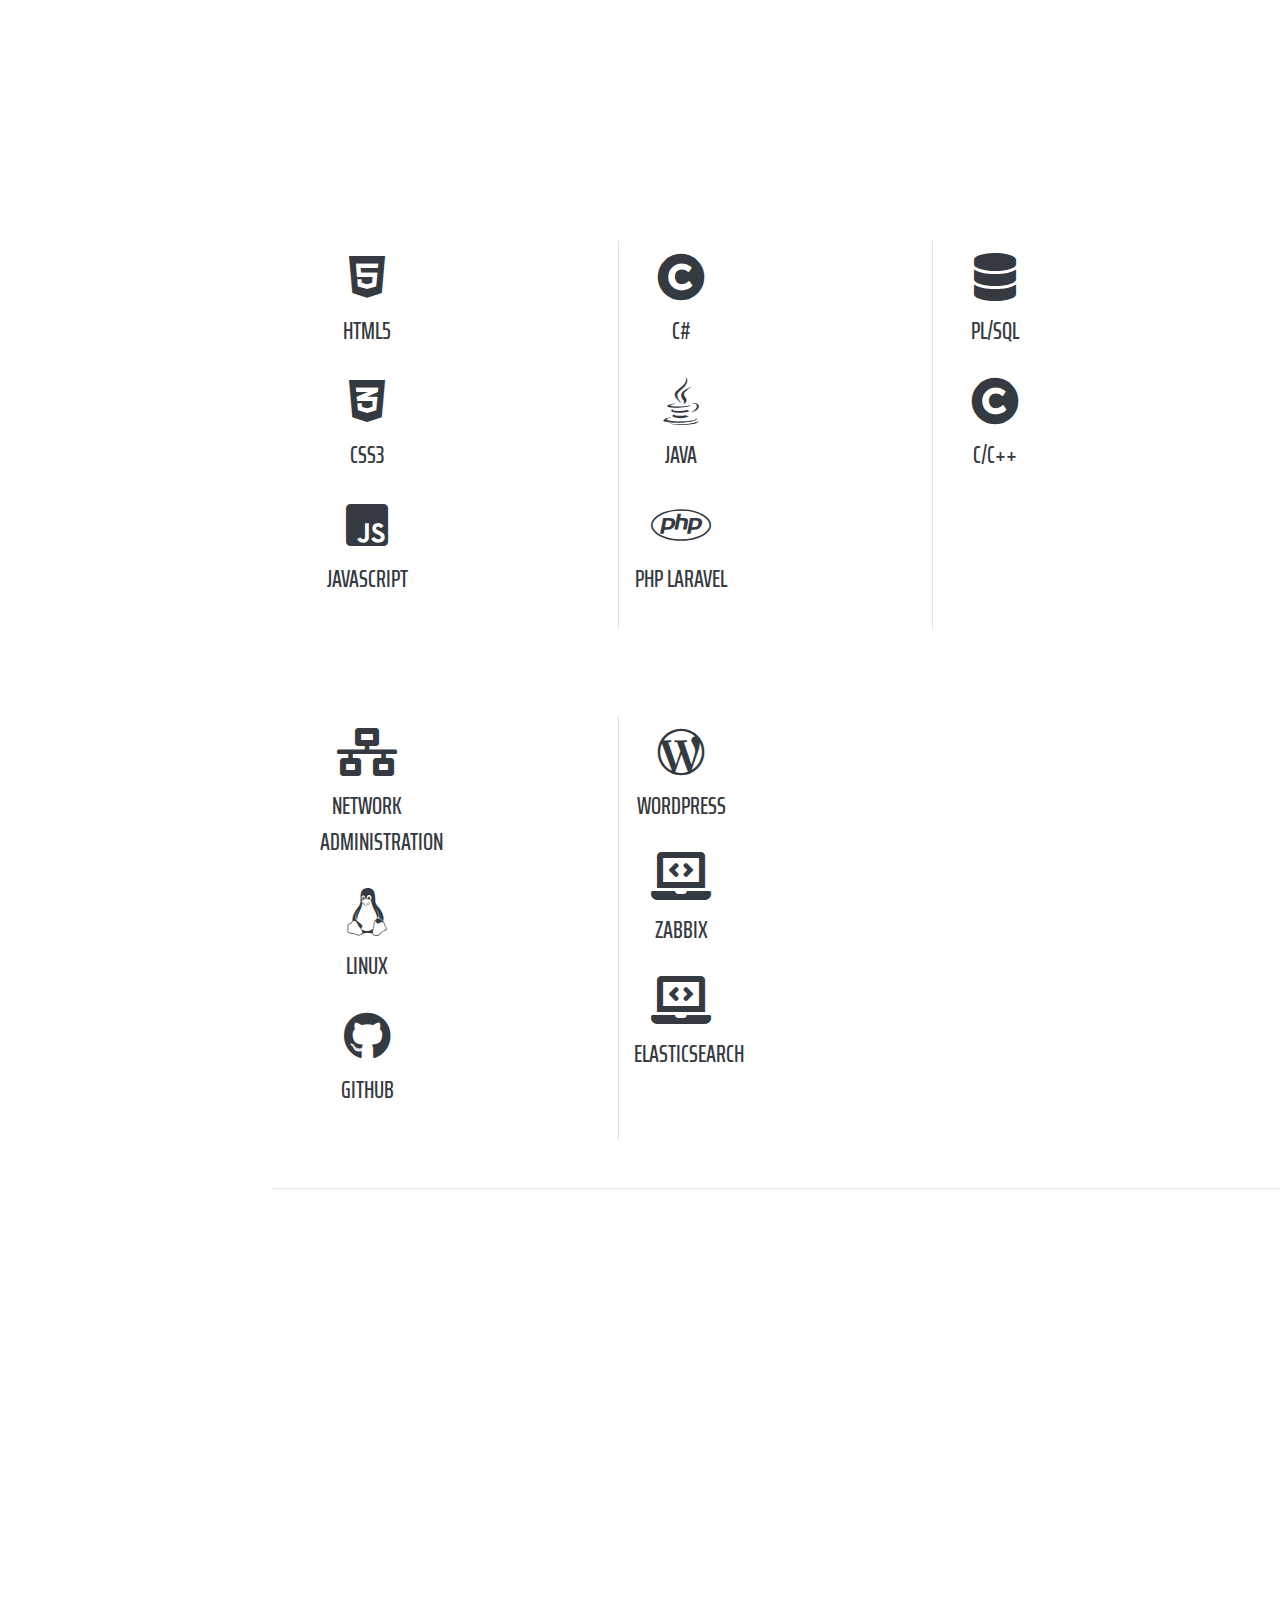
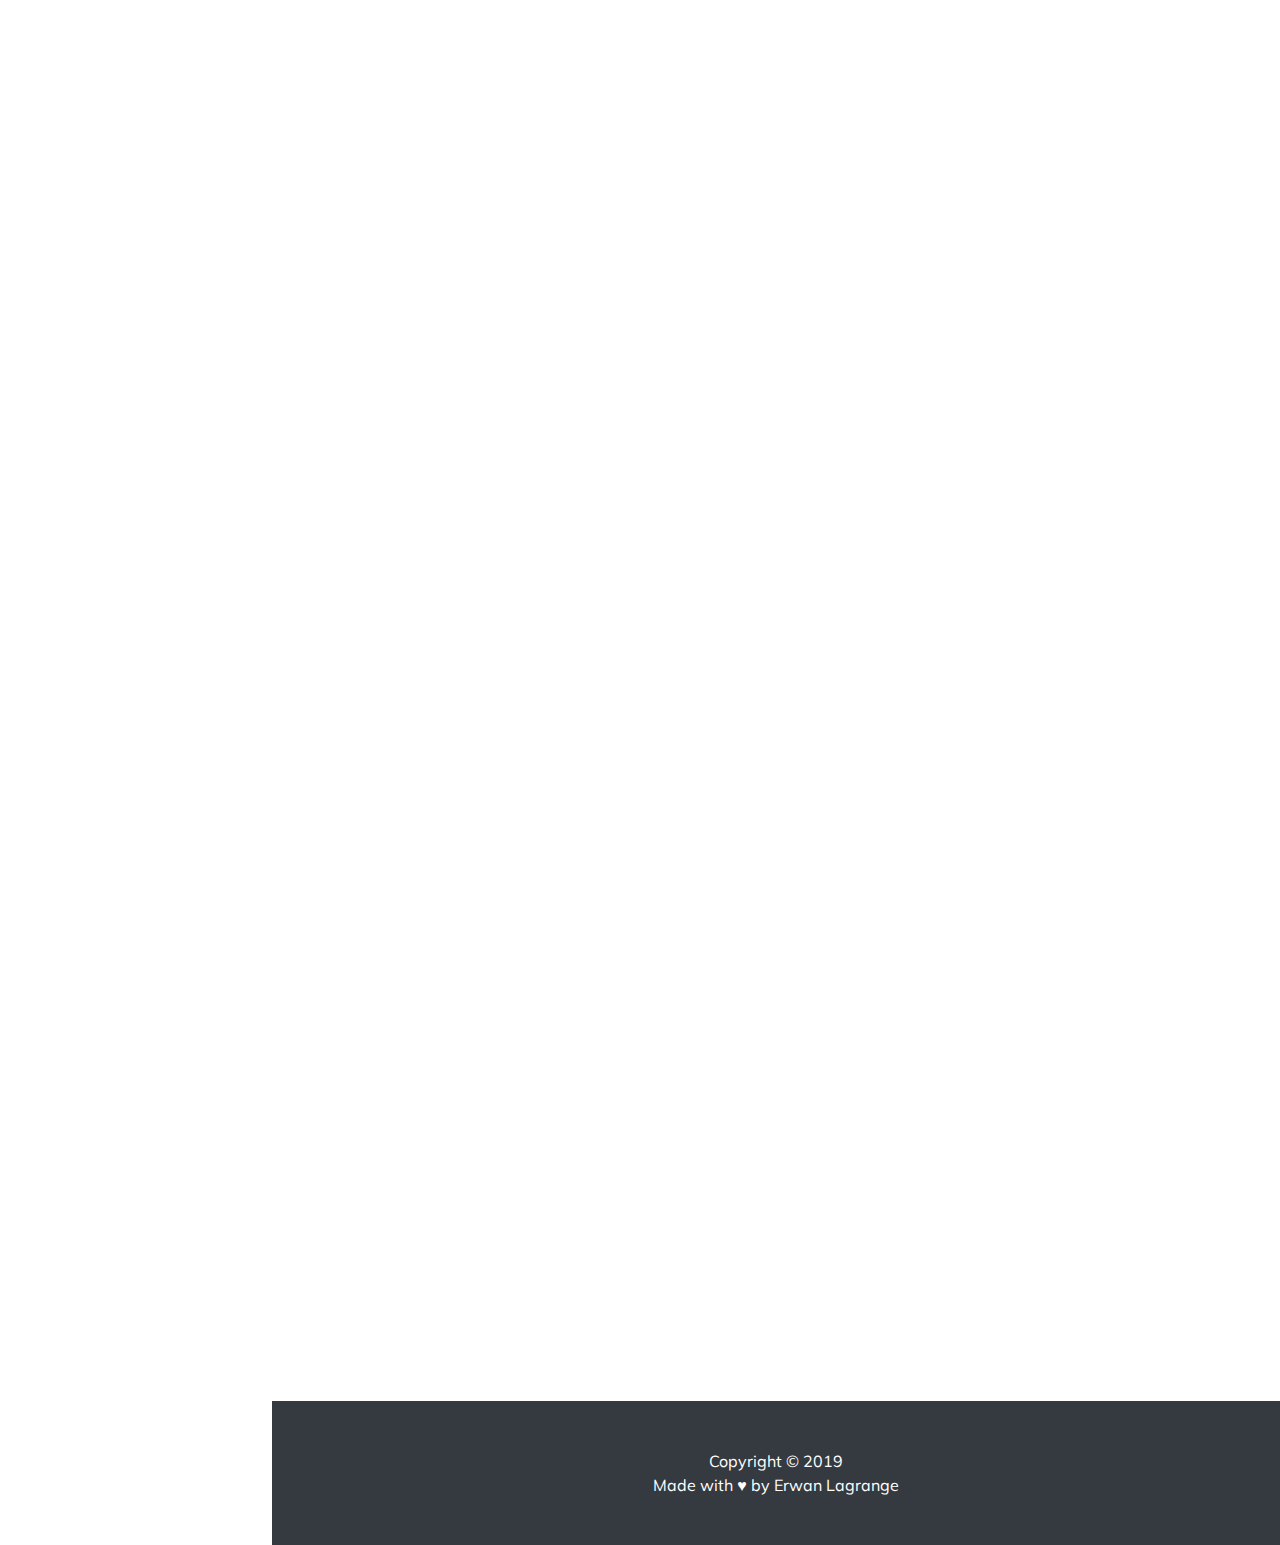
<file: index_en.html>
<!DOCTYPE html>
<html lang="en" prefix="og: http://ogp.me/ns#">

<head>

  <meta charset="utf-8">
  <meta name="viewport" content="width=device-width, initial-scale=1, shrink-to-fit=no">
  <meta name="description" content="Welcome on the porfolio of Erwan Lagrange, here you will find my resume and my projects.">
  <meta name="author" content="Erwan Lagrange">

    <!-- miniature et description -->
  <meta property="og:title" content="Protfolio Erwan Lagrange" />
  <meta property="og:type" content="website" />
  <meta property="og:url" content="https://erwanlagrange.github.io/index_en.html" />
  <meta property="og:description" content="To know more about my projects and me" />
  <meta property="og:image" content="https://erwanlagrange.github.io/img/miniature_en.png" />
  <meta property="og:image:width" content="933" />
  <meta property="og:image:height" content="512" />
  <meta property="og:locale" content="en_US" />

  <!-- Global site tag (gtag.js) - Google Analytics -->
  <script async src="https://www.googletagmanager.com/gtag/js?id=UA-120793986-2"></script>
  <script>
    window.dataLayer = window.dataLayer || [];
    function gtag(){dataLayer.push(arguments);}
    gtag('js', new Date());

    gtag('config', 'UA-120793986-2');
  </script>



  <title>Resume - Erwan Lagrange</title>

  <!-- Bootstrap core CSS -->
  <link href="vendor/bootstrap/css/bootstrap.min.css" rel="stylesheet">

  <!-- Custom fonts for this template -->
  <link href="https://fonts.googleapis.com/css?family=Saira+Extra+Condensed:500,700" rel="stylesheet">
  <link href="https://fonts.googleapis.com/css?family=Muli:400,400i,800,800i" rel="stylesheet">
  <link href="vendor/fontawesome-free/css/all.min.css" rel="stylesheet">
  <link href="https://unpkg.com/aos@2.3.1/dist/aos.css" rel="stylesheet">

  <!-- Custom styles for this template -->
  <link href="css/resume.css" rel="stylesheet">

</head>

<body id="page-top">

  <nav class="navbar navbar-expand-lg navbar-dark bg-primary fixed-top nav-size" id="sideNav">
    <a class="navbar-brand js-scroll-trigger border-bottom" href="#page-top">
      <span class="d-none d-lg-block">
        <img class="img-fluid img-profile rounded-circle mx-auto mb-2" src="img/profile.jpg" alt="erwanlagrange">
        <p class="mb-lg-0"> <strong> ERWAN LAGRANGE </strong></p>
        <p class="mb-lg-0 "> Engineer-manager <br> student</p>
      </span>
      
    </a>
    <button class="navbar-toggler first-button" type="button" data-toggle="collapse" data-target="#navbarSupportedContent" aria-controls="navbarSupportedContent" aria-expanded="false" aria-label="Toggle navigation">
      <div class="animated-icon1"><span></span><span></span><span></span></div>
    </button>

    <div class="collapse navbar-collapse" id="navbarSupportedContent">
      <ul class="navbar-nav">
        <li class="nav-item">
          <a class="nav-link js-scroll-trigger" href="#about">About</a>
        </li>
        <li class="nav-item">
          <a class="nav-link js-scroll-trigger" href="#experience">Experience</a>
        </li>
        <li class="nav-item">
          <a class="nav-link js-scroll-trigger" href="#education">Education</a>
        </li>
        <li class="nav-item">
          <a class="nav-link js-scroll-trigger" href="#skills">Skills</a>
        </li>
        <li class="nav-item">
          <a class="nav-link js-scroll-trigger" href="#interests">My Projects</a>
        </li>
      </ul>
    </div>
    <ul class="navbar-nav justify-content-end d-none d-lg-block d-xl-block">
      <li class="nav-item">
          <a class="nav-link js-scroll-trigger" href="./index.html">Version Française</a>
      </li>
    </ul>
        
  </nav>

  <div class="container-fluid p-0">

    <section class="resume-section p-3 p-lg-5 d-flex align-items-center" id="about">
      <div class="w-100">

        <h1 class="mb-5">
          <span
            class="txt-rotate"
            data-period="1000"
            data-rotate='[ "Hello", "I am Erwan Lagrange", "I am a engineer-manager student" ]'>
          </span>
        </h1>

         <div class="subheading mb-5">
          <div data-aos="fade-up" data-aos-delay="1350"> <i class="fas fa-envelope"></i> 47 les ecoarées · CHAPONNAY 69970 </div>
          <div data-aos="fade-up" data-aos-delay="1400"><i class="fas fa-phone"></i> (+33) 0652187259 </div>
          <div data-aos="fade-up" data-aos-delay="1450"><a href="mailto:lagrange.erwan@outlook.com">lagrange.erwan@outlook.com</a></div>
        </div>
        <p class="lead mb-5" data-aos="fade-up" data-aos-delay="1350" > Currently a student at the Institut Mines-Télécom Business School, I am pursuing a double degree in management in order to become an engineer-manager in the field of new technologies. </p>
        <div class="social-icons">
          <a href="https://www.linkedin.com/in/erwan-lagrange/" data-aos="fade-up" data-aos-delay="1550">
            <i class="fab fa-linkedin-in" ></i>
          </a>
          <a href="https://github.com/erwanlagrange" data-aos="fade-up" data-aos-delay="1650">
            <i class="fab fa-github" ></i>
          </a>
          <a href="/files/moncv.pdf" download data-aos="fade-up" data-aos-delay="1750">
            <i class="fas fa-file-download" ></i>
          </a>
          <a href="mailto:lagrange.erwan@outlook.com" data-aos="fade-up" data-aos-delay="1850">
            <i class="fas fa-at"></i>
          </a>
        </div> 
      </div>
    </section>

    <hr class="m-0">

    <section class="resume-section p-3 p-lg-5 d-flex justify-content-center " id="experience">

      <div class="w-100">
        <h2 class="mb-5" data-aos="fade-left">Professional experience</h2>

        
        <div class="resume-item d-flex flex-column flex-md-row justify-content-between mb-5">

          <div class="resume-date text-md-left col-md-2" data-aos="fade-left" data-aos-delay="100">
            <span class="text-primary">June 2019 - August 2019</span><br>
            <img class="mx-auto img-ent" src="img/witron.png" alt="witron">
          </div>

          <div class="timeline col-md-1 pl-0  d-none d-sm-block" data-aos="zoom-in" data-aos-delay="50">
            <div class="point"></div>
          </div>

          <div class="resume-content col-md-7" data-aos="fade-left" data-aos-delay="100">
            <h3 class="mb-0 ">Software Engineer</h3>
            <div class="subheading mb-3">WITRON Group, Parkstein (Germany)</div>
            <ul>
              <li> Development of a PL/SQL application  </li>
              <li> Web service in ASP.NET and ODP.NET  </li>
              <li> Designing an IU in WPF </li>
            </ul>
            <div>
               <a href="https://www.oracle.com/database/technologies/appdev/plsql.html" class="technologies" data-aos="fade-left" data-aos-delay="100"> PL/SQL </a>
               <a href="https://docs.microsoft.com/en-us/dotnet/csharp/" class="technologies" data-aos="fade-left" data-aos-delay="100"> C# </a>
               <a href="https://docs.microsoft.com/en-us/dotnet/framework/wpf/" class="technologies" data-aos="fade-left" data-aos-delay="100"> WPF </a>
            </div>
          </div>
          
        </div>
        <div class="resume-item d-flex flex-column flex-md-row justify-content-between mb-5" >

          <div class="resume-date text-md-left col-md-3" data-aos="fade-left" data-aos-delay="50">
            <span class="text-primary">June 2018 - July 2018</span><br>
            <img class="mx-auto img-ent" src="img/esabora.png" alt="esabora">
          </div>

          <div class="timeline col-md-1 pl-0  d-none d-sm-block" data-aos="zoom-in">
            <div class="point"></div>
          </div>
          <div class="resume-content col-md-7" data-aos="fade-left" data-aos-delay="50">
            <h3 class="mb-0">Junior software engineer</h3>
            <div class="subheading mb-3">ESABORA SAS, Saint-Étienne (France)</div>
            <ul>
              <li> Functional improvement of application and Framework in C#   </li>
              <li> Development of user interfaces in XAML  </li>
              <li> Development of a web service and test programs in C#  </li>
            </ul>
            <div>
               <a href="https://docs.microsoft.com/en-us/dotnet/csharp/" class="technologies" data-aos="fade-left" data-aos-delay="50"> C# </a>
               <a href="https://docs.microsoft.com/en-us/dotnet/framework/wpf/advanced/xaml-overview-wpf" class="technologies" data-aos="fade-left" data-aos-delay="50"> XAML </a>
               <a href="https://www.oracle.com/database/" class="technologies" data-aos="fade-left" data-aos-delay="50"> Oracle DB </a>
            </div>
          </div>
          
        </div>

        <div class="resume-item d-flex flex-column flex-md-row justify-content-between mb-5">

          <div class="resume-date text-md-left col-md-3" data-aos="fade-left">
            <span class="text-primary">Januray 2018 - Febuary 2018</span><br>
            <img class="mx-auto img-ent" src="img/asis.png" alt="asis">
          </div>

          <div class="timeline col-md-1 pl-0  d-none d-sm-block" data-aos="zoom-in">
            <div class="point"></div>
          </div>

          <div class="resume-content col-md-7" data-aos="fade-left">
            <h3 class="mb-0">Network Technician</h3>
            <div class="subheading mb-3">A-SIS, Saint-Étienne (France)</div>
            <ul>
              <li>Implementation of log analysis software Elasticsearch </li>
              <li> Linux Virtual Machine Management  </li>
              <li> Implementation of the cluster principle</li>
              <li> Configurations and deployment of Elastic, Logstash and Kibana software </li>
            </ul>
            <div>
               <a href="https://www.elastic.co/" class="technologies" data-aos="fade-left"> ElasticSearch </a>
               <a href="https://www.linux.org/" class="technologies" data-aos="fade-left"> Linux </a>
            </div>
          </div>
          
        </div>

        <div class="resume-item d-flex flex-column flex-md-row justify-content-between mb-5">
          <div class="resume-date text-md-left col-md-3" data-aos="fade-left">
            <span class="text-primary">April 2017 - June 2017</span><br>
            <img class="mx-auto img-ent" src="img/spie.png" alt="spie">
          </div>

          <div class="timeline col-md-1 pl-0  d-none d-sm-block" data-aos="zoom-in">
            <div class="point"></div>
          </div>
          <div class="resume-content col-md-7" data-aos="fade-left">
            <h3 class="mb-0">IT and network Technician</h3>
            <div class="subheading mb-3">SPIE Sud-Est, Feyzin (France)</div>
            <ul>
              <li> Implementation of the Zabbix supervision software  </li>
              <li> Linux Virtual Machine Management  </li>
              <li> Physical supervision of more than 200 road traffic equipment </li>
              <li> Hardware supervision of several network cabinets </li>
            </ul>
            <div>
               <a href="https://www.zabbix.com/" class="technologies" data-aos="fade-left"> Zabbix </a>
               <a href="https://www.linux.org/" class="technologies" data-aos="fade-left"> Linux </a>
            </div>
          </div>
        </div>

      </div>

    </section>

    <section class="resume-section p-3 p-lg-5 d-flex justify-content-center" id="experience" style="padding-top :0px ! important;">
      <div class="w-100">
        <h2 class="mb-5" data-aos="fade-left" >Associative experience</h2>
        <div class="resume-item d-flex flex-column flex-md-row justify-content-between mb-5">
          <div class="resume-date text-md-left col-md-3" data-aos="fade-left" data-aos-delay="100">
            <span class="text-primary">May 2018 – May 2019</span><br>
            <img class="mx-auto img-asso" src="img/fatse.png" alt="fatse">
          </div>

          <div class="timeline col-md-1 pl-0 d-none d-sm-block " data-aos="zoom-in" data-aos-delay="50">
            <div class="point"></div>
          </div>

          <div class="resume-content col-md-7" data-aos="fade-left" data-aos-delay="100">
            <h3 class="mb-0">President</h3>
            <div class="subheading mb-3">FATSE, Federation of the Associations of Télécom Saint-Étienne</div>
            <p></p>
            <ul>
              <li> Management of a team of 8 people </li>
              <li> Management and allocation of the budgets of the various Telecom associations up to €50000 </li>
              <li> First student representative in the school administration   </li>
              <li> Leading General Assemblies and Boards of Directors for more than 300 members </li>
            </ul>
            <div>
               <a href="#" class="technologies" data-aos="fade-left" data-aos-delay="100"> Management </a>
               <a href="#" class="technologies" data-aos="fade-left" data-aos-delay="100"> Team spirit </a>
               <a href="#" class="technologies" data-aos="fade-left" data-aos-delay="100"> Student representation </a>
            </div>
          </div>
        </div>
        <div class="resume-item d-flex flex-column flex-md-row justify-content-between mb-5">

          <div class="resume-date text-md-left col-md-3" data-aos="fade-left" data-aos-delay="50">
            <span class="text-primary">May 2018 – May 2019</span><br>
            <img class="mx-auto img-asso" src="img/bds.png" alt="bds">
          </div>

          <div class="timeline col-md-1 pl-0 d-none d-sm-block" data-aos="zoom-in">
            <div class="point"></div>
          </div>

          <div class="resume-content col-md-7" data-aos="fade-left" data-aos-delay="50">
            <h3 class="mb-0">Partnerships Manager</h3>
            <div class="subheading mb-3">BDS, Sport office of Télécom Saint-Étienne</div>
            <p>Partnerships Manager at the Sports Office of Télécom Saint-Étienne</p>
          </div>
        </div>
      </div>
    </section>

    <hr class="m-0">

    <section class="resume-section p-3 p-lg-5 d-flex align-items-center" id="education">
      <div class="w-100">
        <h2 class="mb-5" data-aos="fade-left">Education</h2>
        
        <div class="resume-item d-flex flex-column flex-md-row justify-content-between mb-5">
          <div class="resume-date text-md-left col-md-3"  data-aos="fade-left" data-aos-delay="100">
            <span class="text-primary">2019 – 2021</span><br>
            <img class="mx-auto img-ent" src="img/imtbs.png" alt="imtbs">
          </div>

          <div class="timeline col-md-1 pl-0  d-none d-sm-block" data-aos="zoom-in" data-aos-delay="50">
            <div class="point"></div>
          </div>

          <div class="resume-content col-md-7"  data-aos="fade-left" data-aos-delay="100">
            <h3 class="mb-0">Institut Mines-Télécom Business School</h3>
            <div class="subheading mb-3">Master's degree in Business and Management</div>
            <div>Double degree Engineer/Manager followed in "English track"</div>
          </div>
        </div>

        <div class="resume-item d-flex flex-column flex-md-row justify-content-between mb-5">
          <div class="resume-date text-md-left col-md-3"  data-aos="fade-left" data-aos-delay="100">
            <span class="text-primary">2017 – 2021</span><br>
            <img class="mx-auto img-ent" src="img/tse.png" alt="tse">
          </div>

          <div class="timeline col-md-1 pl-0  d-none d-sm-block" data-aos="zoom-in" data-aos-delay="50">
            <div class="point"></div>
          </div>

          <div class="resume-content col-md-7"  data-aos="fade-left" data-aos-delay="100">
            <h3 class="mb-0">Télécom Saint-Etienne</h3>
            <div class="subheading mb-3">Engineering degree</div>
            <div>Three years of engineering degree with a specialization in computer sciences and networking.</div>
          </div>
        </div>

        <div class="resume-item d-flex flex-column flex-md-row justify-content-between mb-5">
          <div class="resume-date text-md-left col-md-3"  data-aos="fade-left" data-aos-delay="100">
            <span class="text-primary">2020 – 2020</span><br>
            <img class="mx-auto img-ent" src="img/vt.jpg" alt="tse">
          </div>

          <div class="timeline col-md-1 pl-0  d-none d-sm-block" data-aos="zoom-in" data-aos-delay="50">
            <div class="point"></div>
          </div>

          <div class="resume-content col-md-7"  data-aos="fade-left" data-aos-delay="100">
            <h3 class="mb-0">Virginia Tech - Pamplin College of Business</h3>
            <div class="subheading mb-3">Master's in management </div>
            <div>International student exchange as part of my double degree at IMT-BS.</div>
          </div>
        </div>

        <div class="resume-item d-flex flex-column flex-md-row justify-content-between mb-5">
          <div class="resume-date text-md-left col-md-3"  data-aos="fade-left">
            <span class="text-primary">2019 - 2019</span><br>
            <img class="mx-auto img-ent" src="img/univ.jpg" alt="University">
          </div>

          <div class="timeline col-md-1 pl-0  d-none d-sm-block" data-aos="zoom-in">
            <div class="point"></div>
          </div>
          <div class="resume-content col-md-7"  data-aos="fade-left">
            <h3 class="mb-0">Université Jean Monnet Saint-Etienne</h3>
            <div class="subheading mb-3">University Diploma Innov'IT</div>
            <p>Realization of a Business Plan on the subject: "Selfies for professionals"</p> </br>
            <p>As Project Manager I participated in the design of :</p>
            <ul>
              <li> Competitive and technological intelligence </li>
              <li> SWOT Matrix </li>
              <li> Value proposition canvas / business model canvas </li>
              <li> PORTER Analysis </li>
            </ul>
          </div>
        </div>
        <div class="resume-item d-flex flex-column flex-md-row justify-content-between mb-5">
          <div class="resume-date text-md-left col-md-3" data-aos="fade-left">
            <span class="text-primary">2015 - 2017</span><br>
            <img class="mx-auto img-asso" src="img/iut.png" alt="iut">
          </div>

          <div class="timeline col-md-1 pl-0  d-none d-sm-block" data-aos="zoom-in">
            <div class="point"></div>
          </div>
          <div class="resume-content col-md-7" data-aos="fade-left">
            <h3 class="mb-0">IUT of Saint Etienne</h3>
            <div class="subheading mb-3">Electrical engineering and industrial data processing degree</div>
            <p>DUT in Electrical Engineering and Industrial Computer Science carried out simultaneously with the preparatory class of Télécom Saint-Étienne.</p>
          </div>
        </div>
        <div class="resume-item d-flex flex-column flex-md-row justify-content-between mb-5"> 
          <div class="resume-date text-md-left col-md-3" data-aos="fade-left">
            <span class="text-primary">2015 – 2017</span><br>
            <img class="mx-auto img-ent" src="img/tse.png" alt="tse">
          </div>
          <div class="timeline col-md-1 pl-0  d-none d-sm-block" data-aos="zoom-in">
            <div class="point"></div>
          </div>
          <div class="resume-content col-md-7" data-aos="fade-left">
            <h3 class="mb-0">Télécom Saint-Etienne</h3>
            <div class="subheading mb-3">University diploma / preparatory class</div>
            <p>Two years of preparatory class integrated into the Saint-Etienne Telecom School.</p>
          </div>
        </div>
      </div>
    </section>

    <hr class="m-0">


    <section class="resume-section p-3 p-lg-5 d-flex align-items-center" id="skills">
      <div class="w-100">
        <h2 class="mb-5" data-aos="zoom-in">Skills</h2>

        <div class="resume-item d-flex flex-column flex-md-row justify-content-between mb-5">
          <div class="resume-content">
            <h3 class="mb-0" data-aos="zoom-in" >Programming languages</h3>
          </div>
        </div>

        <div class="row competences">
          <div class="col-lg-4 border-right">
            <ul class="list-inline dev-icons">
              <li class="list-inline-item text-center row  mr-0" >
                <div class="list-inline-item col-md-5">
                  <i class="fab fa-html5"> </i>
                  <p class="subheading" >HTML5</p>
                </div>
                <div class="list-inline-item competencesqualite col-md-5 mt-4">
                  <i class="fas fa-circle" data-aos="zoom-in" data-aos-delay="50"></i>
                  <i class="fas fa-circle" data-aos="zoom-in" data-aos-delay="100" ></i>
                  <i class="fas fa-circle" data-aos="zoom-in" data-aos-delay="150"></i>
                  <i class="fas fa-circle" data-aos="zoom-in" data-aos-delay="200"></i>
                  <i class="fas fa-circle" data-aos="zoom-in" data-aos-delay="300"></i>
                </div>
              </li>

              <li class="list-inline-item text-center row  mr-0" >
                <div class="list-inline-item col-md-5">
                  <i class="fab fa-css3-alt"> </i>
                  <p class="subheading">CSS3</p>
                </div>
                <div class="competencesqualite list-inline-item col-md-5 mt-4">
                  <i class="fas fa-circle" data-aos="zoom-in" data-aos-delay="50"></i>
                  <i class="fas fa-circle" data-aos="zoom-in" data-aos-delay="100" ></i>
                  <i class="fas fa-circle" data-aos="zoom-in" data-aos-delay="150"></i>
                  <i class="fas fa-circle" data-aos="zoom-in" data-aos-delay="200"></i>
                  <i class="far fa-circle" data-aos="zoom-in" data-aos-delay="300"></i>
                </div>
              </li>

              <li class="list-inline-item text-center row  mr-0" >
                <div class="list-inline-item col-md-5">
                  <i class="fab fa-js-square"> </i>
                  <p class="subheading">JavaScript </p>
                </div>
                <div class="competencesqualite list-inline-item col-md-5 mt-4">
                  <i class="fas fa-circle" data-aos="zoom-in" data-aos-delay="50"></i>
                  <i class="fas fa-circle" data-aos="zoom-in" data-aos-delay="100" ></i>
                  <i class="fas fa-circle" data-aos="zoom-in" data-aos-delay="150"></i>
                  <i class="far fa-circle" data-aos="zoom-in" data-aos-delay="200"></i>
                  <i class="far fa-circle" data-aos="zoom-in" data-aos-delay="300"></i>
                </div>
              </li>
            </ul>
          </div>

          <div class="col-lg-4 border-right">
            <ul class="list-inline dev-icons">
              <li class="list-inline-item text-center row  mr-0" >
                <div class="list-inline-item col-md-5">
                  <i class="fas fa-copyright"> </i>
                  <p class="subheading" >C#</p>
                </div>
                <div class="competencesqualite list-inline-item col-md-5 mt-4">
                  <i class="fas fa-circle" data-aos="zoom-in" data-aos-delay="50"></i>
                  <i class="fas fa-circle" data-aos="zoom-in" data-aos-delay="100" ></i>
                  <i class="fas fa-circle" data-aos="zoom-in" data-aos-delay="150"></i>
                  <i class="fas fa-circle" data-aos="zoom-in" data-aos-delay="200"></i>
                  <i class="far fa-circle" data-aos="zoom-in" data-aos-delay="300"></i>
                </div>
              </li>

              <li class="list-inline-item text-center row  mr-0" >
                <div class="list-inline-item col-md-5">
                  <i class="fab fa-java"> </i>
                  <p class="subheading">Java</p>
                </div>
                <div class="competencesqualite list-inline-item col-md-5 mt-4">
                  <i class="fas fa-circle" data-aos="zoom-in" data-aos-delay="50"></i>
                  <i class="fas fa-circle" data-aos="zoom-in" data-aos-delay="100" ></i>
                  <i class="fas fa-circle" data-aos="zoom-in" data-aos-delay="150"></i>
                  <i class="fas fa-circle" data-aos="zoom-in" data-aos-delay="200"></i>
                  <i class="far fa-circle" data-aos="zoom-in" data-aos-delay="300"></i>
                </div>
              </li>

              <li class="list-inline-item text-center row mr-0" >
                <div class="list-inline-item col-md-5">
                  <i class="fab fa-php"> </i>
                  <p class="subheading">PHP Laravel </p>
                </div>
                <div class="competencesqualite list-inline-item col-md-5 mt-4">
                  <i class="fas fa-circle" data-aos="zoom-in" data-aos-delay="50"></i>
                  <i class="fas fa-circle" data-aos="zoom-in" data-aos-delay="100" ></i>
                  <i class="fas fa-circle" data-aos="zoom-in" data-aos-delay="150"></i>
                  <i class="far fa-circle" data-aos="zoom-in" data-aos-delay="200"></i>
                  <i class="far fa-circle" data-aos="zoom-in" data-aos-delay="300"></i>
                </div>
              </li>
            </ul>
          </div>

          <div class="col-lg-4">
            <ul class="list-inline dev-icons">
              <li class="list-inline-item text-center row mr-0" >
                <div class="list-inline-item col-md-5">
                  <i class="fas fa-database"> </i>
                  <p class="subheading" >PL/SQL</p>
                </div>
                <div class="competencesqualite list-inline-item col-md-5 mt-4">
                  <i class="fas fa-circle" data-aos="zoom-in" data-aos-delay="50"></i>
                  <i class="fas fa-circle" data-aos="zoom-in" data-aos-delay="100" ></i>
                  <i class="fas fa-circle" data-aos="zoom-in" data-aos-delay="150"></i>
                  <i class="fas fa-circle" data-aos="zoom-in" data-aos-delay="200"></i>
                  <i class="far fa-circle" data-aos="zoom-in" data-aos-delay="300"></i>
                </div>
              </li>

              <li class="list-inline-item text-center row mr-0" >
                <div class="list-inline-item col-md-5">
                  <i class="fas fa-copyright"> </i>
                  <p class="subheading">C/C++</p>
                </div>
                <div class="competencesqualite list-inline-item col-md-5 mt-4">
                  <i class="fas fa-circle" data-aos="zoom-in" data-aos-delay="50"></i>
                  <i class="fas fa-circle" data-aos="zoom-in" data-aos-delay="100" ></i>
                  <i class="fas fa-circle" data-aos="zoom-in" data-aos-delay="150"></i>
                  <i class="fas fa-circle" data-aos="zoom-in" data-aos-delay="200"></i>
                  <i class="far fa-circle" data-aos="zoom-in" data-aos-delay="300"></i>
                </div>
              </li>
            </ul>
          </div>
        </div>


        <div class="resume-item d-flex flex-column flex-md-row justify-content-between mb-5">
          <div class="resume-content">
            <h3 class="mb-0" data-aos="zoom-in" >Computer skills</h3>
          </div>
        </div>

        <div class="row competences">
          <div class="col-lg-4 border-right">
            <ul class="list-inline dev-icons">
              <li class="list-inline-item text-center row mr-0" >
                <div class="list-inline-item col-md-5">
                  <i class="fas fa-network-wired"> </i>
                  <p class="subheading" >Network administration</p>
                </div>
                <div class="competencesqualite list-inline-item col-md-5 mt-4">
                  <i class="fas fa-circle" data-aos="zoom-in" data-aos-delay="50"></i>
                  <i class="fas fa-circle" data-aos="zoom-in" data-aos-delay="100" ></i>
                  <i class="fas fa-circle" data-aos="zoom-in" data-aos-delay="150"></i>
                  <i class="fas fa-circle" data-aos="zoom-in" data-aos-delay="200"></i>
                  <i class="far fa-circle" data-aos="zoom-in" data-aos-delay="300"></i>
                </div>
              </li>

              <li class="list-inline-item text-center row mr-0" >
                <div class="list-inline-item col-md-5">
                  <i class="fab fa-linux"> </i>
                  <p class="subheading">Linux</p>
                </div>
                <div class="competencesqualite list-inline-item col-md-5 mt-4">
                  <i class="fas fa-circle" data-aos="zoom-in" data-aos-delay="50"></i>
                  <i class="fas fa-circle" data-aos="zoom-in" data-aos-delay="100" ></i>
                  <i class="fas fa-circle" data-aos="zoom-in" data-aos-delay="150"></i>
                  <i class="far fa-circle" data-aos="zoom-in" data-aos-delay="200"></i>
                  <i class="far fa-circle" data-aos="zoom-in" data-aos-delay="300"></i>
                </div>
              </li>

              <li class="list-inline-item text-center row mr-0" >
                <div class="list-inline-item col-md-5">
                  <i class="fab fa-github"> </i>
                  <p class="subheading">GitHub </p>
                </div>
                <div class="competencesqualite list-inline-item col-md-5 mt-4">
                  <i class="fas fa-circle" data-aos="zoom-in" data-aos-delay="50"></i>
                  <i class="fas fa-circle" data-aos="zoom-in" data-aos-delay="100" ></i>
                  <i class="fas fa-circle" data-aos="zoom-in" data-aos-delay="150"></i>
                  <i class="fas fa-circle" data-aos="zoom-in" data-aos-delay="200"></i>
                  <i class="far fa-circle" data-aos="zoom-in" data-aos-delay="300"></i>
                </div>
              </li>
            </ul>
          </div>

          <div class="col-lg-4">
            <ul class="list-inline dev-icons">
              <li class="list-inline-item text-center row mr-0" >
                <div class="list-inline-item col-md-5">
                  <i class="fab fa-wordpress-simple"> </i>
                  <p class="subheading" >WordPress</p>
                </div>
                <div class="competencesqualite list-inline-item col-md-5 mt-4">
                  <i class="fas fa-circle" data-aos="zoom-in" data-aos-delay="50"></i>
                  <i class="fas fa-circle" data-aos="zoom-in" data-aos-delay="100" ></i>
                  <i class="fas fa-circle" data-aos="zoom-in" data-aos-delay="150"></i>
                  <i class="far fa-circle" data-aos="zoom-in" data-aos-delay="200"></i>
                  <i class="far fa-circle" data-aos="zoom-in" data-aos-delay="300"></i>
                </div>
              </li>

              <li class="list-inline-item text-center row mr-0" >
                <div class="list-inline-item col-md-5">
                  <i class="fas fa-laptop-code"> </i>
                  <p class="subheading">Zabbix</p>
                </div>
                <div class="competencesqualite list-inline-item col-md-5 mt-4">
                  <i class="fas fa-circle" data-aos="zoom-in" data-aos-delay="50"></i>
                  <i class="fas fa-circle" data-aos="zoom-in" data-aos-delay="100" ></i>
                  <i class="fas fa-circle" data-aos="zoom-in" data-aos-delay="150"></i>
                  <i class="far fa-circle" data-aos="zoom-in" data-aos-delay="200"></i>
                  <i class="far fa-circle" data-aos="zoom-in" data-aos-delay="300"></i>
                </div>
              </li>

              <li class="list-inline-item text-center row mr-0" >
                <div class="list-inline-item col-md-5">
                  <i class="fas fa-laptop-code"> </i>
                  <p class="subheading">ElasticSearch</p>
                </div>
                <div class="competencesqualite list-inline-item col-md-5 mt-4">
                  <i class="fas fa-circle" data-aos="zoom-in" data-aos-delay="50"></i>
                  <i class="fas fa-circle" data-aos="zoom-in" data-aos-delay="100" ></i>
                  <i class="fas fa-circle" data-aos="zoom-in" data-aos-delay="150"></i>
                  <i class="fas fa-circle" data-aos="zoom-in" data-aos-delay="200"></i>
                  <i class="far fa-circle" data-aos="zoom-in" data-aos-delay="300"></i>
                </div>
              </li>
            </ul>
          </div>
        </div>

      </div>
    </section>

    <hr class="m-0">

    <section class="resume-section p-3 p-lg-5 d-flex align-items-center projets" id="interests">
      <div class="w-100">
        <h2 class="mb-5" data-aos="zoom-in">My projects</h2>



        
          <div class="row pb-4" >
            <!-- Projet escape game -->
            <div class="col-lg-4" data-aos="zoom-in">
              <div class="card mb-5 mb-lg-0">
                <div class="card-body">
                  <h3 class="card-title text-uppercase text-center">Project escape game</h3>
                  <p>My school organizes an escape game for the integration of first-year students. My team and I (4 people) were in charge of the whole digital part of this escape game.
                  My work consisted in improving, debugging and redesigning the graphic charter of the puzzles and then deploying them on a server configured in advance. </p>
                  <hr>
                  <p>Acquired knowledge:</p>
                  <ul class="fa-ul">
                    <li><span class="fa-li"><i class="fas fa-check"></i></span>Framework Laravel (PHP)</li>
                    <li><span class="fa-li"><i class="fas fa-check"></i></span>Project management</li>
                    <li><span class="fa-li"><i class="fas fa-check"></i></span>VPS Configuration</li>
                    <li><span class="fa-li"><i class="fas fa-check"></i></span>Project migration to VPS</li>
                    <li><span class="fa-li"><i class="fas fa-check"></i></span>Writing documentation</li>
                  </ul>
                  <a href="https://github.com/erwanlagrange/escapegame-tse" class="btn btn-block text-uppercase d-none d-lg-block">See the project</a>
                  <a href="https://github.com/erwanlagrange/escapegame-tse" class="btn-mob btn-block text-uppercase d-block d-sm-none">See the project</a>
                </div>
              </div>
            </div>
            

            <!-- Projet Tetris 3D -->
            <div class="col-lg-4" data-aos="zoom-in">
              <div class="card mb-5 mb-lg-0">
                <div class="card-body">
                  <h3 class="card-title text-uppercase text-center">Tetris 3D Project</h3>
                  <p>The objective of this project is to create a 3D Tetris that can be controlled by motion recognition. Our team of 2 used Qt and openGL to model the 3D Tetris and we have 
                  used OpenCV to detect the player's hands. The position and direction of the Tetris parts will change depending on the position of the user's hands. </p>
                  <hr>
                  <p>Acquired knowledge:</p>
                  <ul class="fa-ul">
                    <li><span class="fa-li"><i class="fas fa-check"></i></span>C++ programming with Qt</li>
                    <li><span class="fa-li"><i class="fas fa-check"></i></span>Using the OpenGL library</li>
                    <li><span class="fa-li"><i class="fas fa-check"></i></span>Motion detection with OpenCV</li>
                    <li><span class="fa-li"><i class="fas fa-check"></i></span>Software design</li>
                  </ul>
                  <a href="https://github.com/erwanlagrange/Tetris3D" class="btn btn-block text-uppercase d-none d-lg-block">See the project</a>
                  <a href="https://github.com/erwanlagrange/Tetris3D" class="btn-mob btn-block text-uppercase d-block d-sm-none">See the project</a>
                </div>
              </div>
            </div>

            <!-- Projet Nuage de mot -->
            <div class="col-lg-4" data-aos="zoom-in">
              <div class="card mb-5 mb-lg-0">
                <div class="card-body">
                  <h3 class="card-title text-uppercase text-center">Word Cloud Project</h3>
                  <p>This project is used to create word clouds from text documents. 
                  The more a word is present in the document, the more important the size and place of the document will be in the word cloud. </p>
                  <hr>
                  <p>Acquired knowledge:</p>
                  <ul class="fa-ul">
                    <li><span class="fa-li"><i class="fas fa-check"></i></span>C++ Programmation</li>
                    <li><span class="fa-li"><i class="fas fa-check"></i></span>Project management</li>
                    <li><span class="fa-li"><i class="fas fa-check"></i></span>Software design</li>
                    <li><span class="fa-li"><i class="fas fa-check"></i></span>Using the CImg library </li>
                  </ul>
                  <a href="https://github.com/erwanlagrange/nuage_de_mots" class="btn btn-block text-uppercase d-none d-lg-block">See the project</a>
                  <a href="https://github.com/erwanlagrange/nuage_de_mots" class="btn-mob btn-block text-uppercase d-block d-sm-none">See the project</a>
                </div>
              </div>
            </div>
        </div>


        <div class="row" >
            <!-- Projet MusicBrainz -->
            <div class="col-lg-4" data-aos="zoom-in">
              <div class="card mb-5 mb-lg-0">
                <div class="card-body">
                  <h3 class="card-title text-uppercase text-center">MusicBrainz Project </h3>
                  <p>This is the project that took the most time from me. This project is nothing more than a copy of a music software that will retrieve this information from the MusicBrainz database. This project was realized in groups of 4, the objective of this application is to recommend music to the user based on these listening. 
                  The recommendation algorithm is one of the most complex I have ever made and I am proud of it. </p>
                  <hr>
                  <p>Acquired knowledge:</p>
                  <ul class="fa-ul">
                    <li><span class="fa-li"><i class="fas fa-check"></i></span>Project and team management</li>
                    <li><span class="fa-li"><i class="fas fa-check"></i></span>Working with the agile method</li>
                    <li><span class="fa-li"><i class="fas fa-check"></i></span>java programmation </li>
                    <li><span class="fa-li"><i class="fas fa-check"></i></span>Communication with remote API</li>
                    <li><span class="fa-li"><i class="fas fa-check"></i></span>Database management</li>
                    <li><span class="fa-li"><i class="fas fa-check"></i></span>Algorithmy</li>
                  </ul>
                  <a href="" class="btn btn-block text-uppercase d-none d-lg-block">See the project</a>
                  <a href="" class="btn-mob btn-block text-uppercase d-block d-sm-none">See the project</a>
                </div>
              </div>
            </div>
            

            <!-- Projet innov'IT -->
            <div class="col-lg-4" data-aos="zoom-in">
              <div class="card mb-5 mb-lg-0">
                <div class="card-body">
                  <h3 class="card-title text-uppercase text-center">Projet innov'IT</h3>
                  <p>Realization of a Business Plan on the subject: "Selfies for professionals"</p>
                  <hr>
                  <p>Acquired knowledge:</p>
                  <ul class="fa-ul">
                    <li><span class="fa-li"><i class="fas fa-check"></i></span>Marketing Knowledge</li>
                    <li><span class="fa-li"><i class="fas fa-check"></i></span>use of Competitive and technological intelligence tools </li>
                    <li><span class="fa-li"><i class="fas fa-check"></i></span>Project management as project manager</li>
                    <li><span class="fa-li"><i class="fas fa-check"></i></span>Writing a business plan</li>
                  </ul>
                  <a href="./files/Business_plan_Uski.pdf" class="btn btn-block text-uppercase d-none d-lg-block">See the Business Plan</a>
                  <a href="./files/Business_plan_Uski.pdf" class="btn-mob btn-block text-uppercase d-block d-sm-none">See the Business Plan</a>
                </div>
              </div>
            </div>

            <!-- Projet Adopt a Pop-->
            <div class="col-lg-4" data-aos="zoom-in">
              <div class="card mb-5 mb-lg-0">
                <div class="card-body">
                  <h3 class="card-title text-uppercase text-center">Projet Adopt a Pop</h3>
                  <p> Since the beginning of 2019 I have been keeping an instagram account that requires a lot of time. It improves my creativity and my knowledge of the world of photography.
                  I have developed a sales site related to this account.</p>
                  <hr>
                  <p>Acquired knowledge:</p>
                  <ul class="fa-ul">
                    <li><span class="fa-li"><i class="fas fa-check"></i></span>Web programming (Html, CSS, JS)</li>
                    <li><span class="fa-li"><i class="fas fa-check"></i></span>use of Boostrap and Jquery</li>
                    <li><span class="fa-li"><i class="fas fa-check"></i></span>Design of the website design</li>
                    <li><span class="fa-li"><i class="fas fa-check"></i></span>Photographic knowledge</li>
                  </ul>
                  <a href="https://buyapop.github.io/" class="btn btn-block text-uppercase d-none d-lg-block">See the site</a>
                  <a href="https://buyapop.github.io/" class="btn-mob btn-block text-uppercase d-block d-sm-none">See the site</a>
                </div>
              </div>
            </div>
        </div>

      </div>
    </section>



    <!-- Footer -->
    <footer class="resume-section page-footer py-3 bg-dark p-lg-5 d-flex align-items-center" >
      <div class="container">
        <p class="m-0 text-center text-white">Copyright &copy;   2019</p>
        <p class="m-0 text-center text-white">Made with &hearts;  by Erwan Lagrange</p>
      </div>
    </footer>



  <!-- Bootstrap core JavaScript -->
  <script src="vendor/jquery/jquery.min.js"></script>
  <script src="vendor/bootstrap/js/bootstrap.bundle.min.js"></script>

  <!-- Plugin JavaScript -->
  <script src="vendor/jquery-easing/jquery.easing.min.js"></script>

  <!-- Custom scripts for this template -->
  <script src="js/resume.js"></script>
  <script src="js/jScrollability.js"></script>

  <script src="https://unpkg.com/aos@2.3.1/dist/aos.js"></script>
    <script type="text/javascript">
      AOS.init();
    </script>
</body>

</html>
</file>
<file: css/resume.css>
/*!
 * Start Bootstrap - Resume v5.0.7 (https://startbootstrap.com/template-overviews/resume)
 * Copyright 2013-2019 Start Bootstrap
 * Licensed under MIT (https://github.com/BlackrockDigital/startbootstrap-resume/blob/master/LICENSE)
 */

body {
  font-family: 'Muli', -apple-system, BlinkMacSystemFont, 'Segoe UI', Roboto, 'Helvetica Neue', Arial, sans-serif, 'Apple Color Emoji', 'Segoe UI Emoji', 'Segoe UI Symbol', 'Noto Color Emoji';
  padding-top: 54px;
  color: #868e96;
}

@media (min-width: 992px) {
  body {
    padding-top: 0;
    padding-left: 17rem;
  }
}

h1,
h2,
h3,
h4,
h5,
h6 {
  font-family: 'Saira Extra Condensed', -apple-system, BlinkMacSystemFont, 'Segoe UI', Roboto, 'Helvetica Neue', Arial, sans-serif, 'Apple Color Emoji', 'Segoe UI Emoji', 'Segoe UI Symbol', 'Noto Color Emoji';
  font-weight: 700;
  text-transform: uppercase;
  color: #343a40;
}

h1 {
  font-size: 6rem;
  line-height: 5.5rem;
}

h2 {
  font-size: 3.5rem;
}

h3 {
  font-size: 2rem;
}

p.lead {
  font-size: 1.15rem;
  font-weight: 400;
  padding-right: 25%;
}

.subheading {
  text-transform: uppercase;
  font-weight: 500;
  font-family: 'Saira Extra Condensed', -apple-system, BlinkMacSystemFont, 'Segoe UI', Roboto, 'Helvetica Neue', Arial, sans-serif, 'Apple Color Emoji', 'Segoe UI Emoji', 'Segoe UI Symbol', 'Noto Color Emoji';
  font-size: 1.5rem;
}

.social-icons a {
  display: inline-block;
  height: 3.5rem;
  width: 3.5rem;
  background-color: #495057;
  color: #fff !important;
  border-radius: 100%;
  text-align: center;
  font-size: 1.5rem;
  line-height: 3.5rem;
  margin-right: 1rem;
}

.social-icons a:last-child {
  margin-right: 0;
}

.social-icons a:hover {
  background-color: #2D4BAA;
}

.competences{
  font-size: 1rem;
  color: #343A40;
}

.competencesqualite{
  font-size: 1rem;
  color: #2D4BAA;
}

.dev-icons {
  font-size: 3rem;
}

.dev-icons .list-inline-item i:hover {
  color: #2D4BAA;
}

#sideNav .navbar-nav .nav-item .nav-link {
  font-weight: 800;
  letter-spacing: 0.05rem;
  text-transform: uppercase;
}

#sideNav .navbar-toggler {
  outline-color: #2D4BAA;
  outline: none !important;
  box-shadow: none;
  border:0px;
}

#sideNav .navbar-toggler:focus {
  outline-color: #2D4BAA;
  outline: none !important;
  box-shadow: none;
  border:0px;
}

@media (min-width: 992px) {
  #sideNav {
    text-align: center;
    position: fixed;
    top: 0;
    left: 0;
    display: -webkit-box;
    display: -ms-flexbox;
    display: flex;
    -webkit-box-orient: vertical;
    -webkit-box-direction: normal;
    -ms-flex-direction: column;
    flex-direction: column;
    width: 17rem;
    height: 100vh;
  }
  #sideNav .navbar-brand {
    display: -webkit-box;
    display: -ms-flexbox;
    display: flex;
    margin: 0 auto auto;
    padding: 0.5rem;
  }


  #sideNav .navbar-brand .img-profile {
    max-width: 10rem;
    max-height: 10rem;
    border: 0.5rem solid rgba(255, 255, 255, 0.2);
  }
  #sideNav .navbar-collapse {
    display: -webkit-box;
    display: -ms-flexbox;
    display: flex;
    -webkit-box-align: start;
    -ms-flex-align: start;
    align-items: flex-start;
    -webkit-box-flex: 0;
    -ms-flex-positive: 0;
    flex-grow: 0;
    width: 100%;
    margin-bottom: auto;
  }
  #sideNav .navbar-collapse .navbar-nav {
    -webkit-box-orient: vertical;
    -webkit-box-direction: normal;
    -ms-flex-direction: column;
    flex-direction: column;
    width: 100%;
  }
  #sideNav .navbar-collapse .navbar-nav .nav-item {
    display: block;
  }
  #sideNav .navbar-collapse .navbar-nav .nav-item .nav-link {
    display: block;
  }
}

section.resume-section {
  padding-top: 5rem !important;
  padding-bottom: 5rem !important;
  max-width: 75rem;
}

section.resume-section .resume-item .resume-date {
  min-width: none;
}

@media (min-width: 768px) {
  section.resume-section {
    min-height: 100vh;
  }
  section.resume-section .resume-item .resume-date {
    min-width: 18rem;
  }
}

@media (min-width: 992px) {
  section.resume-section {
    padding-top: 3rem !important;
    padding-bottom: 3rem !important;
  }
}

.bg-primary {
    background:linear-gradient(0deg,rgba(45, 75, 170, 0.7),rgba(45, 75, 170, 0.7)),url("../img/lyon-bg.jpg");
}

.text-primary {
  color: #2D4BAA !important;
}

a {
  color: #2D4BAA;
}

a:hover, a:focus, a:active {
  color: #2D4BAA;
}

.projets .card {
  border: none;
  border-radius: 1rem;
  transition: all 0.2s;
  box-shadow: 0 0.5rem 1rem 0 rgba(0, 0, 0, 0.1);
}

.projets hr {
  margin: 1.5rem 0;
}

.projets .card-price {
  font-size: 3rem;
  margin: 0;
}

.projets .card-price .period {
  font-size: 0.8rem;
}

.projets ul li {
  margin-bottom: 1rem;
}

.projets .btn {
  font-size: 80%;
  border-radius: 5rem;
  letter-spacing: .1rem;
  font-weight: bold;
  padding: 1rem;
  opacity: 0;
  transition: all 0.2s;
  background-color: #2D4BAA;
  color: #FFFFFF; 
}

.projets .btn-mob {
  font-size: 80%;
  border-radius: 5rem;
  letter-spacing: .1rem;
  font-weight: bold;
  padding: 1rem;
  background-color: #2D4BAA;
  color: #FFFFFF; 
  text-align: center;
}

/* Hover Effects on Card */

@media (min-width: 992px) {
  .projets .card:hover {
    margin-top: -.25rem;
    margin-bottom: .25rem;
    box-shadow: 0 0.5rem 1rem 0 rgba(0, 0, 0, 0.3);
  }
  .projets .card:hover .btn {
    opacity: 1;
  }
}

#profile{
   font-family: 'Muli', -apple-system, BlinkMacSystemFont, 'Segoe UI', Roboto, 'Helvetica Neue', Arial, sans-serif, 'Apple Color Emoji', 'Segoe UI Emoji', 'Segoe UI Symbol', 'Noto Color Emoji';
   margin-bottom: 0px: 
}

.technologies{
  color: white;
  background-color: #2D4BAA;
  margin : 0.5em;
  padding: 4px 10px;
  text-transform: uppercase;
  border-radius: 10px;
}

.technologies:hover{
    margin-top: -.25rem;
    margin-bottom: .25rem;
    box-shadow: 0 0.5rem 1rem 0 rgba(0, 0, 0, 0.3);
    text-decoration: none;
    color: white;
  }

.mlp-5{
  margin-left: 5%;
}

.mlp-15{
  margin-left: 15%;
}

.mlp-25{
  margin-left: 25%;
}

.mlp-35{
  margin-left: 35%;
}

.img-ent{
  max-width: auto;
  max-height: 150px;
}

.img-asso{
  max-width: auto;
  max-height: 150px;
  padding : 25px;
}

/* The actual timeline */
.timeline {
  position: relative;
  margin: 0;
}

/* The actual timeline (the vertical ruler) */
.timeline::after {
  content: '';
  position: absolute;
  width: 3px;
  top: 0;
  bottom: -3rem;
  background-color: #868e96;
  left:8.5px; /* point with - timeline width/2*/
}

/* Container around content */
.point {
  position: absolute;
  content: '';
  position: absolute;
  width: 20px;
  height: 20px;
  background-color: white;
  border: 4px solid #2D4BAA;
  border-radius: 50%;
  z-index: 1;
}

/*burger menu*/

/* Icon 1 */

.animated-icon1{
width: 30px;
height: 20px;
position: relative;
margin: 0px;
-webkit-transform: rotate(0deg);
-moz-transform: rotate(0deg);
-o-transform: rotate(0deg);
transform: rotate(0deg);
-webkit-transition: .5s ease-in-out;
-moz-transition: .5s ease-in-out;
-o-transition: .5s ease-in-out;
transition: .5s ease-in-out;
cursor: pointer;
}

.animated-icon1 span{
display: block;
position: absolute;
height: 3px;
width: 100%;
border-radius: 9px;
opacity: 1;
left: 0;
-webkit-transform: rotate(0deg);
-moz-transform: rotate(0deg);
-o-transform: rotate(0deg);
transform: rotate(0deg);
-webkit-transition: .25s ease-in-out;
-moz-transition: .25s ease-in-out;
-o-transition: .25s ease-in-out;
transition: .25s ease-in-out;
}

.animated-icon1 span {
background: #2D4BAA;
}


.animated-icon1 span:nth-child(1) {
top: 0px;
}

.animated-icon1 span:nth-child(2) {
top: 10px;
}

.animated-icon1 span:nth-child(3) {
top: 20px;
}

.animated-icon1.open span:nth-child(1) {
top: 11px;
-webkit-transform: rotate(135deg);
-moz-transform: rotate(135deg);
-o-transform: rotate(135deg);
transform: rotate(135deg);
}

.animated-icon1.open span:nth-child(2) {
opacity: 0;
left: -60px;
}

.animated-icon1.open span:nth-child(3) {
top: 11px;
-webkit-transform: rotate(-135deg);
-moz-transform: rotate(-135deg);
-o-transform: rotate(-135deg);
transform: rotate(-135deg);
}

.nav-size{
  width: 100vw;
}
</file>
